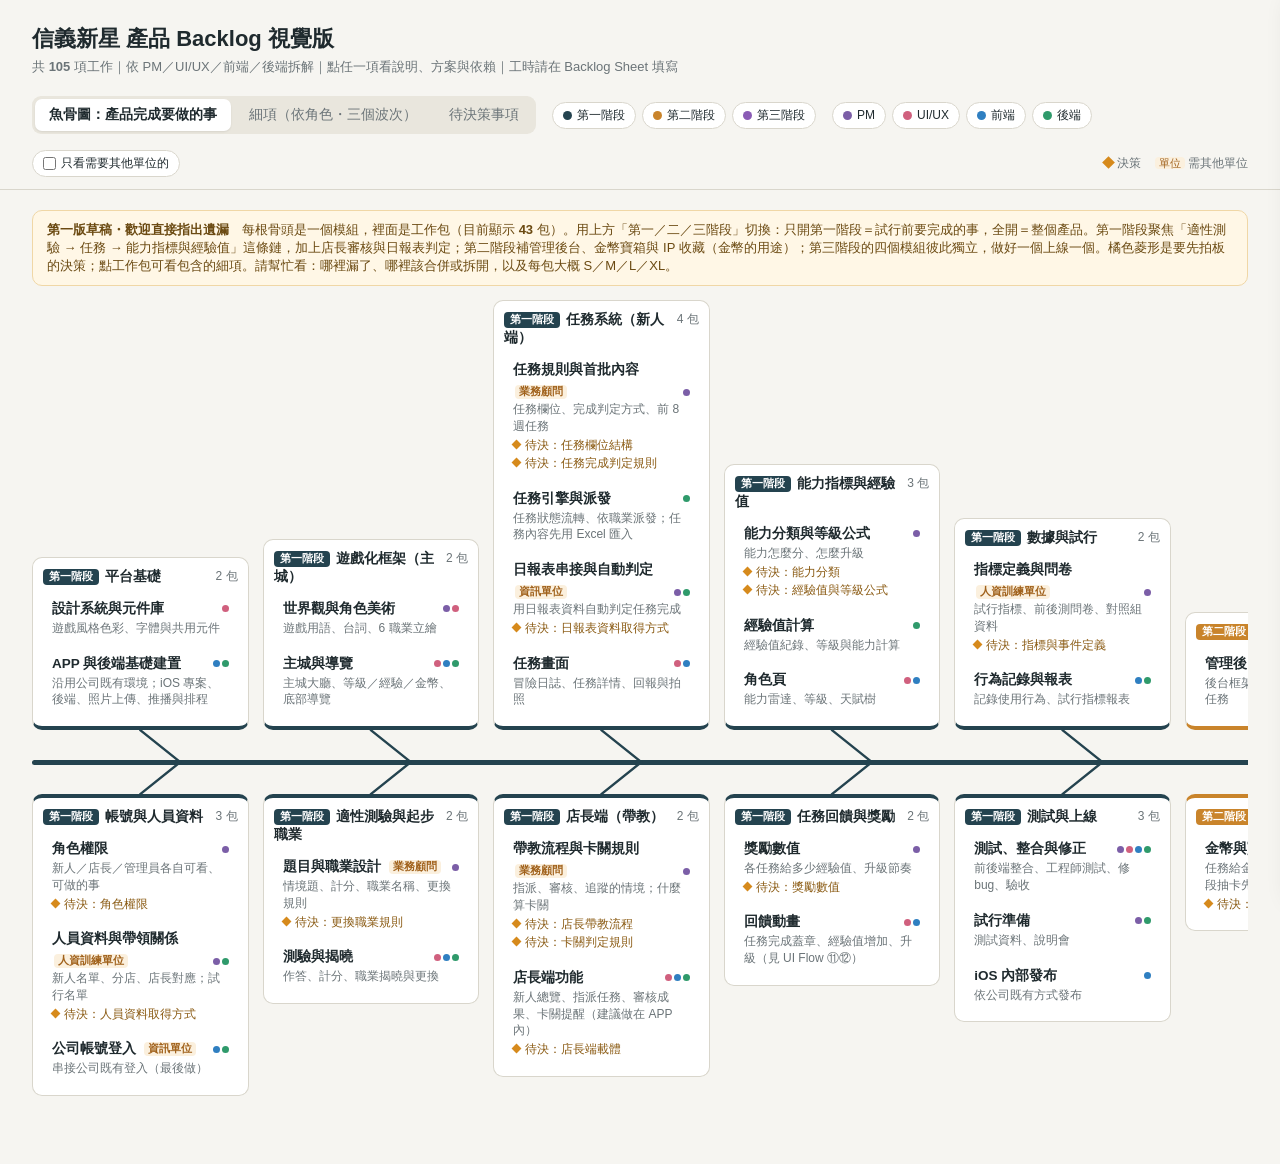
<file: backlog.html>
<!DOCTYPE html>
<html lang="zh-Hant">
<head>
<meta charset="utf-8">
<meta name="viewport" content="width=device-width,initial-scale=1">
<title>信義新星 Backlog 視覺版</title>
<style>
:root{--bg:#f6f5f1;--card:#fff;--ink:#1f2a2e;--mute:#6b7478;--line:#d9d6cc;
--pm:#7b5ea7;--ui:#d0607e;--fe:#2f7fc1;--be:#2f9a6b;--dec:#d68a1c;--spine:#24434f}
*{box-sizing:border-box}
body{margin:0;background:var(--bg);color:var(--ink);font-family:-apple-system,"PingFang TC","Noto Sans TC","Microsoft JhengHei",sans-serif;font-size:14px}
header{padding:24px 32px 8px}
h1{margin:0 0 4px;font-size:22px}
.sub{color:var(--mute);font-size:13px}
.bar{display:flex;flex-wrap:wrap;gap:16px;align-items:center;padding:12px 32px;position:sticky;top:0;background:rgba(246,245,241,.95);backdrop-filter:blur(4px);z-index:5;border-bottom:1px solid var(--line)}
.tabs{display:flex;gap:4px;background:#e9e6dd;padding:3px;border-radius:9px}
.tabs button{border:0;background:none;padding:7px 14px;border-radius:7px;font:inherit;cursor:pointer;color:var(--mute)}
.tabs button.on{background:#fff;color:var(--ink);font-weight:600;box-shadow:0 1px 2px rgba(0,0,0,.08)}
.filters{display:flex;gap:6px;flex-wrap:wrap}
.chipf{border:1px solid var(--line);background:#fff;border-radius:99px;padding:4px 10px;font-size:12px;cursor:pointer;display:flex;align-items:center;gap:5px;user-select:none}
.chipf.off{opacity:.35}
.dot{width:9px;height:9px;border-radius:50%;display:inline-block;flex:none}
.legend{margin-left:auto;display:flex;gap:12px;font-size:12px;color:var(--mute);align-items:center}
.dia{width:9px;height:9px;transform:rotate(45deg);background:var(--dec);display:inline-block;flex:none}
main{padding:20px 32px 60px}
.view{display:none}.view.on{display:block}
/* fishbone */
.fbwrap{overflow-x:auto;padding-bottom:8px}
.fb{position:relative}
.fbrow{display:grid;gap:14px;align-items:end}
.fbrow.bot{align-items:start}
.spine{height:64px;position:relative}
.spine:before{content:"";position:absolute;left:0;right:150px;top:30px;height:5px;background:var(--spine);border-radius:3px}
.head{position:absolute;right:0;top:4px;width:150px;height:56px;background:var(--spine);color:#fff;clip-path:polygon(0 0,82% 0,100% 50%,82% 100%,0 100%);display:flex;align-items:center;padding-left:14px;font-weight:700;font-size:15px;line-height:1.2}
.bone{background:var(--card);border:1px solid var(--line);border-radius:10px;padding:10px 10px 8px;position:relative}
.fbrow.top .bone{border-bottom:4px solid var(--wc)}
.bone h3>span{white-space:nowrap}
.bone h3>span:first-child{white-space:normal;font-weight:600}
.wb{display:inline-block;font-size:10.5px;font-weight:700;color:#fff;border-radius:4px;padding:1px 6px;margin-right:6px;vertical-align:1px}
.fbrow.bot .bone{border-top:4px solid var(--wc)}
.bone h3{margin:0 0 6px;font-size:14px;display:flex;justify-content:space-between;gap:6px}
.bone h3 span{color:var(--mute);font-weight:400;font-size:12px}
svg.links{position:absolute;inset:0;pointer-events:none;overflow:visible}
.it{display:flex;align-items:flex-start;gap:6px;padding:3px 4px;border-radius:5px;cursor:pointer;font-size:12.5px;line-height:1.35}
.it:hover{background:#f1efe8}
.it .dot,.it .dia{margin-top:4px}
.it.dec{color:#8a5a12;font-weight:600}
.ext{font-size:10.5px;color:#a0611b;background:#fbf0de;border-radius:4px;padding:0 4px;margin-left:2px;white-space:nowrap}
.it.hide{display:none}
.note{color:var(--mute);font-size:12.5px;margin:4px 0 14px}
.pk{padding:7px 8px;border-radius:8px;cursor:pointer;margin:2px 0;border:1px solid transparent}
.pk:hover{background:#f6f4ee;border-color:#ece9e1}
.pk .nm{font-weight:600;font-size:13.5px;display:flex;align-items:center;gap:6px;flex-wrap:wrap}
.pk .ds{font-size:12px;color:var(--mute);margin-top:2px;line-height:1.4}
.pk .dc{font-size:11.5px;color:#8a5a12;margin-top:3px;display:flex;gap:5px;align-items:flex-start;line-height:1.35}
.pk .dc .dia{margin-top:3px;width:7px;height:7px}
.rdots{display:inline-flex;gap:2px;margin-left:auto}
.rdots .dot{width:7px;height:7px}
.pk.hide{display:none}
.draft{background:#fff7e6;border:1px solid #f0d7a6;border-radius:10px;padding:10px 14px;font-size:13px;margin:0 0 14px;color:#6b4a12}
/* matrix */
.wave{margin:0 0 28px}
.wave h2{font-size:16px;margin:0 0 10px;display:flex;align-items:center;gap:10px}
.wave h2 small{font-weight:400;color:var(--mute);font-size:12px}
table.mx{width:100%;border-collapse:separate;border-spacing:0;background:#fff;border:1px solid var(--line);border-radius:10px;overflow:hidden}
.mx th,.mx td{border-bottom:1px solid #ece9e1;padding:8px 10px;vertical-align:top;text-align:left}
.mx thead th{background:#efece4;font-size:12.5px}
.mx thead th .dot{margin-right:5px}
.mx td.mod{font-weight:600;width:150px;background:#faf9f5}
.mx td{width:21%}
.mx tr:last-child td{border-bottom:0}
/* decisions */
.dgrid{display:grid;grid-template-columns:repeat(auto-fill,minmax(330px,1fr));gap:12px}
.dcard{background:#fff;border:1px solid var(--line);border-left:4px solid var(--dec);border-radius:10px;padding:12px 14px;cursor:pointer}
.dcard .meta{font-size:11.5px;color:var(--mute);margin-bottom:4px}
.dcard b{font-size:14px}
.opts{margin:8px 0 0;padding:0;list-style:none;font-size:12.5px}
.opts li{padding:3px 0 3px 10px;border-left:2px solid #f0dcb8;margin:3px 0}
/* drawer */
.drawer{position:fixed;right:0;top:0;bottom:0;width:380px;max-width:92vw;background:#fff;box-shadow:-8px 0 24px rgba(0,0,0,.12);transform:translateX(105%);transition:transform .2s;z-index:10;padding:22px;overflow:auto}
.drawer.on{transform:none}
.drawer .x{position:absolute;right:14px;top:12px;border:0;background:none;font-size:20px;cursor:pointer;color:var(--mute)}
.drawer h3{margin:4px 0 10px;font-size:18px}
.kv{font-size:13px;margin:10px 0}
.kv div:first-child{color:var(--mute);font-size:12px;margin-bottom:2px}
.tag{display:inline-block;font-size:11.5px;padding:2px 7px;border-radius:99px;background:#efece4;margin-right:4px}
@media print{.bar{position:static}.drawer{display:none}}
</style>
</head>
<body>
<header>
<h1>信義新星 產品 Backlog 視覺版</h1>
<div class="sub">共 <b id="n"></b> 項工作｜依 PM／UI/UX／前端／後端拆解｜點任一項看說明、方案與依賴｜工時請在 Backlog Sheet 填寫</div>
</header>
<div class="bar">
 <div class="tabs" id="tabs">
  <button data-v="fish" class="on">魚骨圖：產品完成要做的事</button>
  <button data-v="mx">細項（依角色・三個波次）</button>
  <button data-v="dec">待決策事項</button>
 </div>
 <div class="filters" id="waves"></div><div class="filters" id="roles"></div>
 <label class="chipf" id="onlyExt"><input type="checkbox" style="margin:0"> 只看需要其他單位的</label>
 <div class="legend"><span><i class="dia"></i> 決策</span><span><span class="ext">單位</span> 需其他單位</span></div>
</div>
<main>
 <section class="view on" id="v-fish">
  <div class="draft"><b>第一版草稿・歡迎直接指出遺漏</b>　每根骨頭是一個模組，裡面是工作包（目前顯示 <b id="pn"></b> 包）。用上方「第一／二／三階段」切換：只開第一階段＝試行前要完成的事，全開＝整個產品。第一階段聚焦「適性測驗 → 任務 → 能力指標與經驗值」這條鏈，加上店長審核與日報表判定；第二階段補管理後台、金幣寶箱與 IP 收藏（金幣的用途）；第三階段的四個模組彼此獨立，做好一個上線一個。橘色菱形是要先拍板的決策；點工作包可看包含的細項。請幫忙看：哪裡漏了、哪裡該合併或拆開，以及每包大概 S／M／L／XL。</div>
  <div class="fbwrap"><div class="fb" id="fb"></div></div>
 </section>
 <section class="view" id="v-mx"></section>
 <section class="view" id="v-dec"></section>
</main>
<aside class="drawer" id="dr"><button class="x" onclick="dr.classList.remove('on')">×</button><div id="drc"></div></aside>
<script>
const E=[{"id": "BE-001", "mod": "平台基礎", "wave": "第一階段（試行）", "role": "後端", "typ": "決策", "item": "店長端載體", "desc": "店長端做在同一個 APP 內（依角色切換），還是另做網頁後台", "q": "A APP 內（建議：不用另建網頁框架、店長用手機隨手審核）　B 網頁後台", "pri": "Must", "depout": ""}, {"id": "UI-001", "mod": "平台基礎", "wave": "第一階段（試行）", "role": "UI/UX", "typ": "設計", "item": "設計系統與元件庫", "desc": "V4 遊戲風格的色彩、字體與共用元件（按鈕、卡片、彈窗、進度條）", "q": "", "pri": "Must", "depout": ""}, {"id": "FE-001", "mod": "平台基礎", "wave": "第一階段（試行）", "role": "前端", "typ": "開發", "item": "iOS 專案建置", "desc": "沿用公司既有開發環境；專案架構、API 呼叫、共用元件", "q": "", "pri": "Must", "depout": "UI-001 設計系統與元件庫"}, {"id": "BE-002", "mod": "平台基礎", "wave": "第一階段（試行）", "role": "後端", "typ": "開發", "item": "後端建置", "desc": "沿用公司既有開發環境與規範；資料庫設計、API 文件", "q": "", "pri": "Must", "depout": ""}, {"id": "BE-003", "mod": "平台基礎", "wave": "第一階段（試行）", "role": "後端", "typ": "開發", "item": "照片上傳", "desc": "任務回報照片的上傳與存取", "q": "", "pri": "Must", "depout": "BE-002 後端建置"}, {"id": "BE-004", "mod": "平台基礎", "wave": "第一階段（試行）", "role": "後端", "typ": "開發", "item": "推播與排程", "desc": "每日派發等排程工作、推播發送", "q": "", "pri": "Should", "depout": "BE-002 後端建置"}, {"id": "PM-001", "mod": "帳號與人員資料", "wave": "第一階段（試行）", "role": "PM", "typ": "決策", "item": "角色權限", "desc": "新人／店長／管理員各自可看、可做的事", "q": "區主管要不要看報表？", "pri": "Must", "depout": ""}, {"id": "PM-002", "mod": "帳號與人員資料", "wave": "第一階段（試行）", "role": "PM", "typ": "資料", "item": "人員資料來源", "desc": "新人名單、到職日、分店、店長對應從哪個系統來", "q": "需人資、資訊單位提供", "pri": "Must", "depout": "人資訓練單位"}, {"id": "BE-005", "mod": "帳號與人員資料", "wave": "第一階段（試行）", "role": "後端", "typ": "決策", "item": "人員資料取得方式", "desc": "依來源決定", "q": "A 串接人資系統　B 試行期先用名單匯入", "pri": "Must", "depout": "PM-002 人員資料來源"}, {"id": "BE-006", "mod": "帳號與人員資料", "wave": "第一階段（試行）", "role": "後端", "typ": "串接", "item": "人員資料與帶領關係", "desc": "員工、分店、店長—新人對應；試行名單與實驗組標記", "q": "", "pri": "Must", "depout": "BE-005 人員資料取得方式"}, {"id": "BE-007", "mod": "帳號與人員資料", "wave": "第一階段（試行）", "role": "後端", "typ": "開發", "item": "測試帳號", "desc": "開發期免正式登入", "q": "", "pri": "Must", "depout": ""}, {"id": "BE-008", "mod": "帳號與人員資料", "wave": "第一階段（試行）", "role": "後端", "typ": "串接", "item": "公司帳號登入", "desc": "串接公司既有登入機制（最後做）", "q": "", "pri": "Must", "depout": "資訊單位"}, {"id": "FE-002", "mod": "帳號與人員資料", "wave": "第一階段（試行）", "role": "前端", "typ": "開發", "item": "登入與首次引導", "desc": "登入、通知與相機權限、首次引導", "q": "", "pri": "Must", "depout": "BE-008 公司帳號登入"}, {"id": "PM-003", "mod": "遊戲化框架（主城）", "wave": "第一階段（試行）", "role": "PM", "typ": "內容", "item": "世界觀用語與台詞", "desc": "功能對應的遊戲用語、主城對話泡泡", "q": "", "pri": "Should", "depout": ""}, {"id": "UI-002", "mod": "遊戲化框架（主城）", "wave": "第一階段（試行）", "role": "UI/UX", "typ": "設計", "item": "主城與導覽", "desc": "主城大廳、HUD（等級、經驗、金幣）、底部導覽", "q": "", "pri": "Must", "depout": "UI-001 設計系統與元件庫"}, {"id": "UI-003", "mod": "遊戲化框架（主城）", "wave": "第一階段（試行）", "role": "UI/UX", "typ": "設計", "item": "職業角色立繪", "desc": "6 職業立繪", "q": "男女版都要做嗎？", "pri": "Must", "depout": "PM-005 職業名稱與說明"}, {"id": "FE-003", "mod": "遊戲化框架（主城）", "wave": "第一階段（試行）", "role": "前端", "typ": "開發", "item": "主城與導覽實作", "desc": "角色站位、對話泡泡、主線追蹤、HUD、導覽、基本動態", "q": "", "pri": "Must", "depout": "UI-002 主城與導覽、BE-009 首頁 API"}, {"id": "BE-009", "mod": "遊戲化框架（主城）", "wave": "第一階段（試行）", "role": "後端", "typ": "開發", "item": "首頁 API", "desc": "等級、經驗、金幣、主線進度、待辦紅點", "q": "", "pri": "Must", "depout": "BE-018 經驗值帳本、BE-012 任務引擎"}, {"id": "PM-004", "mod": "適性測驗與起步職業", "wave": "第一階段（試行）", "role": "PM", "typ": "內容", "item": "題目與計分規則", "desc": "6 題情境題、6 種類型計分，與業務顧問驗證", "q": "", "pri": "Must", "depout": "業務顧問"}, {"id": "PM-005", "mod": "適性測驗與起步職業", "wave": "第一階段（試行）", "role": "PM", "typ": "內容", "item": "職業名稱與說明", "desc": "6 種類型的職業名稱、一句話說明", "q": "", "pri": "Must", "depout": ""}, {"id": "PM-006", "mod": "適性測驗與起步職業", "wave": "第一階段（試行）", "role": "PM", "typ": "決策", "item": "更換職業規則", "desc": "可換幾次、換了之後任務怎麼處理", "q": "A 不限次數、任務保留　B 限次數、重派任務", "pri": "Must", "depout": ""}, {"id": "UI-004", "mod": "適性測驗與起步職業", "wave": "第一階段（試行）", "role": "UI/UX", "typ": "設計", "item": "測驗與揭曉畫面", "desc": "作答、職業揭曉、更換職業", "q": "", "pri": "Must", "depout": "UI-001 設計系統與元件庫"}, {"id": "FE-004", "mod": "適性測驗與起步職業", "wave": "第一階段（試行）", "role": "前端", "typ": "開發", "item": "測驗與揭曉實作", "desc": "排序題、選兩項、結果揭曉、更換職業", "q": "", "pri": "Must", "depout": "UI-004 測驗與揭曉畫面"}, {"id": "BE-010", "mod": "適性測驗與起步職業", "wave": "第一階段（試行）", "role": "後端", "typ": "開發", "item": "題庫與計分", "desc": "題目、權重、計分、職業紀錄與變更", "q": "", "pri": "Must", "depout": "BE-002 後端建置"}, {"id": "PM-007", "mod": "任務系統（新人端）", "wave": "第一階段（試行）", "role": "PM", "typ": "決策", "item": "任務欄位結構", "desc": "類型、難度、能力標籤、經驗值、前置任務、判定方式", "q": "", "pri": "Must", "depout": ""}, {"id": "PM-008", "mod": "任務系統（新人端）", "wave": "第一階段（試行）", "role": "PM", "typ": "資料", "item": "日報表欄位盤點", "desc": "日報表能判斷哪些行為（帶看、開發、委託…）、多久更新一次", "q": "需資訊單位提供", "pri": "Must", "depout": "資訊單位"}, {"id": "PM-009", "mod": "任務系統（新人端）", "wave": "第一階段（試行）", "role": "PM", "typ": "決策", "item": "任務完成判定規則", "desc": "每個任務用哪種方式判定完成", "q": "A 日報表自動判定　B 店長審核　C 新人自我回報", "pri": "Must", "depout": "PM-008 日報表欄位盤點"}, {"id": "PM-010", "mod": "任務系統（新人端）", "wave": "第一階段（試行）", "role": "PM", "typ": "內容", "item": "首批任務內容", "desc": "涵蓋前 8 週，6 類型 × 開發／銷售；與業務顧問、人資顧問審查", "q": "", "pri": "Must", "depout": "PM-007 任務欄位結構、業務顧問"}, {"id": "BE-011", "mod": "任務系統（新人端）", "wave": "第一階段（試行）", "role": "後端", "typ": "決策", "item": "日報表資料取得方式", "desc": "更新頻率決定新人多快看到回饋", "q": "A 既有系統 API　B 每日批次同步", "pri": "Must", "depout": "PM-008 日報表欄位盤點"}, {"id": "BE-012", "mod": "任務系統（新人端）", "wave": "第一階段（試行）", "role": "後端", "typ": "開發", "item": "任務引擎", "desc": "任務定義與實例、接取→送審→完成／退回的狀態流轉", "q": "", "pri": "Must", "depout": "PM-007 任務欄位結構"}, {"id": "BE-013", "mod": "任務系統（新人端）", "wave": "第一階段（試行）", "role": "後端", "typ": "開發", "item": "任務派發", "desc": "依職業、到職天數、前置任務自動派發", "q": "", "pri": "Must", "depout": "BE-012 任務引擎"}, {"id": "BE-014", "mod": "任務系統（新人端）", "wave": "第一階段（試行）", "role": "後端", "typ": "串接", "item": "日報表串接與自動判定", "desc": "取得日報表資料，自動完成對應任務並發獎勵", "q": "", "pri": "Must", "depout": "BE-011 日報表資料取得方式、BE-012 任務引擎"}, {"id": "BE-015", "mod": "任務系統（新人端）", "wave": "第一階段（試行）", "role": "後端", "typ": "開發", "item": "任務內容匯入", "desc": "第一階段先用 Excel 整理任務，由後端匯入；第二階段再做後台", "q": "", "pri": "Must", "depout": "BE-012 任務引擎"}, {"id": "UI-005", "mod": "任務系統（新人端）", "wave": "第一階段（試行）", "role": "UI/UX", "typ": "設計", "item": "冒險日誌與任務詳情", "desc": "章節主線、懸賞板、任務詳情、回報", "q": "", "pri": "Must", "depout": "UI-001 設計系統與元件庫"}, {"id": "FE-005", "mod": "任務系統（新人端）", "wave": "第一階段（試行）", "role": "前端", "typ": "開發", "item": "任務列表", "desc": "主線章節、懸賞板、狀態顯示", "q": "", "pri": "Must", "depout": "UI-005 冒險日誌與任務詳情"}, {"id": "FE-006", "mod": "任務系統（新人端）", "wave": "第一階段（試行）", "role": "前端", "typ": "開發", "item": "任務詳情與回報", "desc": "接取、勾選項目、文字／照片回報；點推播開到對應任務", "q": "", "pri": "Must", "depout": "UI-005 冒險日誌與任務詳情"}, {"id": "PM-011", "mod": "店長端（帶教）", "wave": "第一階段（試行）", "role": "PM", "typ": "決策", "item": "店長帶教流程", "desc": "指派、審核、追蹤的操作情境，與業務顧問確認", "q": "", "pri": "Must", "depout": "業務顧問"}, {"id": "PM-012", "mod": "店長端（帶教）", "wave": "第一階段（試行）", "role": "PM", "typ": "決策", "item": "卡關判定規則", "desc": "什麼狀況算卡關、要提醒店長", "q": "例：連續 N 天沒完成任務", "pri": "Must", "depout": ""}, {"id": "UI-006", "mod": "店長端（帶教）", "wave": "第一階段（試行）", "role": "UI/UX", "typ": "設計", "item": "店長端畫面", "desc": "新人總覽、指派任務、審核成果", "q": "", "pri": "Must", "depout": "BE-001 店長端載體"}, {"id": "FE-007", "mod": "店長端（帶教）", "wave": "第一階段（試行）", "role": "前端", "typ": "開發", "item": "店長端實作", "desc": "新人總覽、指派、審核（建議做在 APP 內）", "q": "", "pri": "Must", "depout": "UI-006 店長端畫面"}, {"id": "BE-016", "mod": "店長端（帶教）", "wave": "第一階段（試行）", "role": "後端", "typ": "開發", "item": "指派與審核 API", "desc": "指派任務、核可／退回＋回饋、通知新人", "q": "", "pri": "Must", "depout": "BE-012 任務引擎"}, {"id": "BE-017", "mod": "店長端（帶教）", "wave": "第一階段（試行）", "role": "後端", "typ": "開發", "item": "進度總覽與卡關提醒", "desc": "彙總新人進度，依規則提醒店長", "q": "", "pri": "Must", "depout": "PM-012 卡關判定規則"}, {"id": "PM-013", "mod": "能力指標與經驗值", "wave": "第一階段（試行）", "role": "PM", "typ": "決策", "item": "能力分類", "desc": "是否沿用 AI 陪練平台的 A–F 能力地圖", "q": "A 沿用 A–F 六大類　B 簡化為專業／開發／銷售", "pri": "Must", "depout": ""}, {"id": "PM-014", "mod": "能力指標與經驗值", "wave": "第一階段（試行）", "role": "PM", "typ": "決策", "item": "經驗值與等級公式", "desc": "各能力等級門檻、給分原則", "q": "", "pri": "Must", "depout": "PM-013 能力分類"}, {"id": "UI-007", "mod": "能力指標與經驗值", "wave": "第一階段（試行）", "role": "UI/UX", "typ": "設計", "item": "角色頁", "desc": "能力雷達、等級、天賦樹", "q": "", "pri": "Must", "depout": "UI-001 設計系統與元件庫"}, {"id": "FE-008", "mod": "能力指標與經驗值", "wave": "第一階段（試行）", "role": "前端", "typ": "開發", "item": "角色頁實作", "desc": "雷達圖、等級、天賦樹、升級動畫", "q": "", "pri": "Must", "depout": "UI-007 角色頁"}, {"id": "BE-018", "mod": "能力指標與經驗值", "wave": "第一階段（試行）", "role": "後端", "typ": "開發", "item": "經驗值帳本", "desc": "每筆獎勵紀錄、等級與能力計算", "q": "", "pri": "Must", "depout": "PM-014 經驗值與等級公式"}, {"id": "PM-015", "mod": "任務回饋與獎勵", "wave": "第一階段（試行）", "role": "PM", "typ": "決策", "item": "獎勵數值", "desc": "各任務給多少經驗值、升級節奏", "q": "", "pri": "Must", "depout": "PM-014 經驗值與等級公式"}, {"id": "UI-008", "mod": "任務回饋與獎勵", "wave": "第一階段（試行）", "role": "UI/UX", "typ": "設計", "item": "完成與升級畫面", "desc": "任務完成、升級（見 UI Flow ⑪⑫）", "q": "", "pri": "Must", "depout": "UI-001 設計系統與元件庫"}, {"id": "FE-009", "mod": "任務回饋與獎勵", "wave": "第一階段（試行）", "role": "前端", "typ": "開發", "item": "完成與升級回饋", "desc": "任務完成、經驗值增加、升級動畫", "q": "", "pri": "Must", "depout": "UI-008 完成與升級畫面"}, {"id": "PM-016", "mod": "數據與試行", "wave": "第一階段（試行）", "role": "PM", "typ": "決策", "item": "指標與事件定義", "desc": "試行指標、要記錄的使用行為", "q": "", "pri": "Must", "depout": ""}, {"id": "PM-017", "mod": "數據與試行", "wave": "第一階段（試行）", "role": "PM", "typ": "內容", "item": "試行問卷與對照組資料", "desc": "前後測問卷；對照組離職、轉正資料由人資提供", "q": "", "pri": "Must", "depout": "人資訓練單位"}, {"id": "FE-010", "mod": "數據與試行", "wave": "第一階段（試行）", "role": "前端", "typ": "開發", "item": "使用行為記錄", "desc": "依事件清單記錄", "q": "", "pri": "Must", "depout": "PM-016 指標與事件定義"}, {"id": "BE-019", "mod": "數據與試行", "wave": "第一階段（試行）", "role": "後端", "typ": "開發", "item": "試行指標報表", "desc": "活躍、任務完成、店長審核時效", "q": "", "pri": "Must", "depout": "PM-016 指標與事件定義"}, {"id": "PM-018", "mod": "測試與上線", "wave": "第一階段（試行）", "role": "PM", "typ": "測試", "item": "驗收與易用性測試", "desc": "功能驗收；找新人、店長實測並修正", "q": "", "pri": "Must", "depout": ""}, {"id": "PM-019", "mod": "測試與上線", "wave": "第一階段（試行）", "role": "PM", "typ": "營運", "item": "試行說明會", "desc": "新人、店長的使用說明", "q": "", "pri": "Must", "depout": ""}, {"id": "FE-011", "mod": "測試與上線", "wave": "第一階段（試行）", "role": "前端", "typ": "開發", "item": "iOS 內部發布", "desc": "依公司既有方式發布", "q": "", "pri": "Must", "depout": ""}, {"id": "BE-020", "mod": "管理後台", "wave": "第二階段", "role": "後端", "typ": "開發", "item": "管理後台框架", "desc": "後台登入與權限，供內容維護使用", "q": "", "pri": "Must", "depout": ""}, {"id": "BE-021", "mod": "管理後台", "wave": "第二階段", "role": "後端", "typ": "開發", "item": "任務內容後台", "desc": "PM 自行上架、修改任務，不必發版", "q": "", "pri": "Must", "depout": "BE-020 管理後台框架"}, {"id": "PM-020", "mod": "金幣與寶箱", "wave": "第二階段", "role": "PM", "typ": "決策", "item": "金幣與寶箱數值", "desc": "任務給多少金幣、寶箱掉落規則（為第三階段抽卡先累積金幣）", "q": "", "pri": "Must", "depout": ""}, {"id": "UI-009", "mod": "金幣與寶箱", "wave": "第二階段", "role": "UI/UX", "typ": "設計", "item": "寶箱畫面", "desc": "開寶箱動畫（見 UI Flow ⑪）", "q": "", "pri": "Must", "depout": ""}, {"id": "FE-012", "mod": "金幣與寶箱", "wave": "第二階段", "role": "前端", "typ": "開發", "item": "開寶箱回饋", "desc": "寶箱掉落與開啟動畫", "q": "", "pri": "Must", "depout": "UI-009 寶箱畫面"}, {"id": "BE-022", "mod": "金幣與寶箱", "wave": "第二階段", "role": "後端", "typ": "開發", "item": "金幣與寶箱", "desc": "金幣紀錄、寶箱掉落", "q": "", "pri": "Must", "depout": "PM-020 金幣與寶箱數值"}, {"id": "PM-021", "mod": "IP 收藏", "wave": "第二階段", "role": "PM", "typ": "決策", "item": "IP 清單與授權", "desc": "角色清單、超業肖像授權", "q": "", "pri": "Must", "depout": "法務"}, {"id": "PM-022", "mod": "IP 收藏", "wave": "第二階段", "role": "PM", "typ": "決策", "item": "盲盒機率與金幣消耗", "desc": "機率、保底、機率揭露、金幣消耗", "q": "", "pri": "Must", "depout": "法務"}, {"id": "UI-010", "mod": "IP 收藏", "wave": "第二階段", "role": "UI/UX", "typ": "設計", "item": "收藏畫面與角色美術", "desc": "召喚、編隊、名冊、角色圖", "q": "", "pri": "Must", "depout": "PM-021 IP 清單與授權"}, {"id": "FE-013", "mod": "IP 收藏", "wave": "第二階段", "role": "前端", "typ": "開發", "item": "召喚、名冊與編隊", "desc": "召喚、名冊、升星；編隊後夥伴出現在主城", "q": "", "pri": "Must", "depout": "UI-010 收藏畫面與角色美術"}, {"id": "FE-014", "mod": "IP 收藏", "wave": "第二階段", "role": "前端", "typ": "開發", "item": "融合、擂台、參觀同事", "desc": "進階玩法", "q": "", "pri": "Could", "depout": ""}, {"id": "BE-023", "mod": "IP 收藏", "wave": "第二階段", "role": "後端", "typ": "開發", "item": "抽卡與收藏", "desc": "伺服器端抽卡與保底、收藏、升星、編隊", "q": "", "pri": "Must", "depout": "PM-022 盲盒機率與金幣消耗"}, {"id": "PM-023", "mod": "阿義學長", "wave": "第三階段", "role": "PM", "typ": "內容", "item": "每日小目標與卡關引導", "desc": "每天 3 件小事；4 種卡關情境的引導話術", "q": "", "pri": "Must", "depout": ""}, {"id": "UI-011", "mod": "阿義學長", "wave": "第三階段", "role": "UI/UX", "typ": "設計", "item": "學長相關畫面", "desc": "浮動按鈕、每日修練、引導對話", "q": "", "pri": "Must", "depout": "UI-001 設計系統與元件庫"}, {"id": "FE-015", "mod": "阿義學長", "wave": "第三階段", "role": "前端", "typ": "開發", "item": "每日修練與學長引導", "desc": "每日目標勾選、引導對話", "q": "", "pri": "Must", "depout": "UI-011 學長相關畫面"}, {"id": "BE-024", "mod": "阿義學長", "wave": "第三階段", "role": "後端", "typ": "開發", "item": "每日目標派發與紀錄", "desc": "每日派發、完成紀錄、連續天數", "q": "", "pri": "Must", "depout": "BE-004 推播與排程"}, {"id": "PM-024", "mod": "冒險地圖與社區勘查", "wave": "第三階段", "role": "PM", "typ": "決策", "item": "試行區域範圍", "desc": "哪些分店、商圈先上資料", "q": "", "pri": "Must", "depout": "業務顧問"}, {"id": "PM-025", "mod": "冒險地圖與社區勘查", "wave": "第三階段", "role": "PM", "typ": "資料", "item": "社區資料欄位與來源", "desc": "需要哪些欄位（名稱、地址、座標、屋齡、戶數…），各從哪裡來", "q": "內部社區資料、物件系統、實價登錄、人工建檔", "pri": "Must", "depout": "資訊單位"}, {"id": "BE-025", "mod": "冒險地圖與社區勘查", "wave": "第三階段", "role": "後端", "typ": "決策", "item": "社區資料取得方式", "desc": "依來源決定", "q": "A 串接內部系統　B 定期匯入到我方資料庫", "pri": "Must", "depout": "PM-025 社區資料欄位與來源"}, {"id": "BE-026", "mod": "冒險地圖與社區勘查", "wave": "第三階段", "role": "後端", "typ": "資料", "item": "社區資料庫建置", "desc": "建立社區資料庫，匯入並清理試行區域資料（含地址轉座標）", "q": "", "pri": "Must", "depout": "BE-025 社區資料取得方式"}, {"id": "BE-027", "mod": "冒險地圖與社區勘查", "wave": "第三階段", "role": "後端", "typ": "決策", "item": "行情資料來源", "desc": "社區行情走勢用什麼資料", "q": "A 實價登錄開放資料　B 公司內部成交資料", "pri": "Must", "depout": ""}, {"id": "BE-028", "mod": "冒險地圖與社區勘查", "wave": "第三階段", "role": "後端", "typ": "串接", "item": "行情資料", "desc": "匯入行情並對應到社區，提供走勢 API", "q": "", "pri": "Should", "depout": "BE-027 行情資料來源、BE-026 社區資料庫建置"}, {"id": "FE-016", "mod": "冒險地圖與社區勘查", "wave": "第三階段", "role": "前端", "typ": "決策", "item": "地圖 SDK", "desc": "用哪套地圖", "q": "A Apple MapKit（免費）　B Google Maps（圖資較完整、依用量計費）", "pri": "Must", "depout": ""}, {"id": "PM-026", "mod": "冒險地圖與社區勘查", "wave": "第三階段", "role": "PM", "typ": "內容", "item": "勘查欄位與審核標準", "desc": "9 欄定義、填寫範例、店長審核標準", "q": "", "pri": "Must", "depout": ""}, {"id": "UI-012", "mod": "冒險地圖與社區勘查", "wave": "第三階段", "role": "UI/UX", "typ": "設計", "item": "地圖與探索畫面", "desc": "迷霧地圖、社區情報、情報拼圖、鑑定結果", "q": "", "pri": "Must", "depout": ""}, {"id": "FE-017", "mod": "冒險地圖與社區勘查", "wave": "第三階段", "role": "前端", "typ": "開發", "item": "地圖與迷霧", "desc": "地圖、社區標記、迷霧與探索度", "q": "", "pri": "Must", "depout": "FE-016 地圖 SDK、UI-012 地圖與探索畫面"}, {"id": "FE-018", "mod": "冒險地圖與社區勘查", "wave": "第三階段", "role": "前端", "typ": "開發", "item": "社區情報與勘查填寫", "desc": "社區情報頁；情報拼圖填寫、拍照、送審", "q": "", "pri": "Must", "depout": "UI-012 地圖與探索畫面"}, {"id": "BE-029", "mod": "冒險地圖與社區勘查", "wave": "第三階段", "role": "後端", "typ": "開發", "item": "地圖與探索度 API", "desc": "範圍內社區查詢、每人探索紀錄", "q": "", "pri": "Must", "depout": "BE-026 社區資料庫建置"}, {"id": "BE-030", "mod": "冒險地圖與社區勘查", "wave": "第三階段", "role": "後端", "typ": "開發", "item": "勘查送審與寫回", "desc": "送審、店長審核；通過後寫回社區資料", "q": "", "pri": "Must", "depout": "BE-016 指派與審核 API"}, {"id": "PM-027", "mod": "知識闖關", "wave": "第三階段", "role": "PM", "typ": "內容", "item": "科目、關卡與題目", "desc": "與人資訓練單位、代書確認，法規題需審查", "q": "", "pri": "Must", "depout": "人資訓練單位、代書"}, {"id": "PM-028", "mod": "知識闖關", "wave": "第三階段", "role": "PM", "typ": "資料", "item": "訓練影片盤點與對應", "desc": "既有影片在哪、能否切片；每題對應的片段", "q": "", "pri": "Must", "depout": "人資訓練單位"}, {"id": "BE-031", "mod": "知識闖關", "wave": "第三階段", "role": "後端", "typ": "決策", "item": "影片播放方式", "desc": "切片影片怎麼放進 APP", "q": "A 連到既有平台指定時間點　B 切片後自行存放", "pri": "Must", "depout": "PM-028 訓練影片盤點與對應"}, {"id": "BE-032", "mod": "知識闖關", "wave": "第三階段", "role": "後端", "typ": "開發", "item": "題庫、關卡與後台", "desc": "題目、關卡、對應影片、作答紀錄、後台維護", "q": "", "pri": "Must", "depout": "BE-020 管理後台框架"}, {"id": "UI-013", "mod": "知識闖關", "wave": "第三階段", "role": "UI/UX", "typ": "設計", "item": "闖關畫面", "desc": "試煉之塔、題目、答錯補課、過關", "q": "", "pri": "Must", "depout": ""}, {"id": "FE-019", "mod": "知識闖關", "wave": "第三階段", "role": "前端", "typ": "開發", "item": "闖關流程", "desc": "關卡、作答、答錯看片段、重答、過關", "q": "", "pri": "Must", "depout": "UI-013 闖關畫面、BE-031 影片播放方式"}, {"id": "PM-029", "mod": "AI 實戰對練", "wave": "第三階段", "role": "PM", "typ": "決策", "item": "與既有 AI 陪練平台的關係", "desc": "能沿用多少既有平台的情境、評分、後端", "q": "A 直接串既有平台　B 沿用內容、重做後端　C 全部新建", "pri": "Must", "depout": ""}, {"id": "PM-030", "mod": "AI 實戰對練", "wave": "第三階段", "role": "PM", "typ": "決策", "item": "物件資訊提供方式", "desc": "新人選了物件練習時，AI 扮演的客戶要拿到這個物件的資料", "q": "A 即時呼叫內部物件 API（最新，依賴 API 穩定）　B 每日同步到我方資料庫（穩定，晚一天）　C 先用訓練用範例物件（最快，非真實物件）", "pri": "Must", "depout": "資訊單位"}, {"id": "PM-031", "mod": "AI 實戰對練", "wave": "第三階段", "role": "PM", "typ": "資料", "item": "給 AI 的物件欄位", "desc": "總價、坪數、屋齡、格局、樓層、社區等；依公司既有規範排除屋主資訊", "q": "", "pri": "Must", "depout": ""}, {"id": "BE-033", "mod": "AI 實戰對練", "wave": "第三階段", "role": "後端", "typ": "串接", "item": "物件資料取得與轉換", "desc": "依決策取得物件資料，組成給 AI 的物件說明", "q": "", "pri": "Must", "depout": "PM-030 物件資訊提供方式、PM-031 給 AI 的物件欄位"}, {"id": "PM-032", "mod": "AI 實戰對練", "wave": "第三階段", "role": "PM", "typ": "內容", "item": "情境、客戶性格與評分標準", "desc": "對應能力地圖；四維度評分（要點、紅線、彈性），與業務顧問校準", "q": "", "pri": "Must", "depout": "業務顧問"}, {"id": "BE-034", "mod": "AI 實戰對練", "wave": "第三階段", "role": "後端", "typ": "開發", "item": "AI 對話服務", "desc": "呼叫 AI、提示詞與情境管理、對話紀錄", "q": "", "pri": "Must", "depout": "PM-029 與既有 AI 陪練平台的關係"}, {"id": "BE-035", "mod": "AI 實戰對練", "wave": "第三階段", "role": "後端", "typ": "開發", "item": "信任度與評分", "desc": "即時心防計算；結束後四維度評分與示範話術", "q": "", "pri": "Must", "depout": "BE-034 AI 對話服務"}, {"id": "BE-036", "mod": "AI 實戰對練", "wave": "第三階段", "role": "後端", "typ": "開發", "item": "用量控管", "desc": "每人使用上限、成本監控", "q": "", "pri": "Should", "depout": "BE-034 AI 對話服務"}, {"id": "UI-014", "mod": "AI 實戰對練", "wave": "第三階段", "role": "UI/UX", "typ": "設計", "item": "對練畫面", "desc": "選物件、VS 開場、對話、結算", "q": "", "pri": "Must", "depout": ""}, {"id": "FE-020", "mod": "AI 實戰對練", "wave": "第三階段", "role": "前端", "typ": "開發", "item": "選物件與對練", "desc": "選物件（可從社區情報帶入）、對話、心防條、技能卡", "q": "", "pri": "Must", "depout": "UI-014 對練畫面、BE-034 AI 對話服務"}, {"id": "FE-021", "mod": "AI 實戰對練", "wave": "第三階段", "role": "前端", "typ": "開發", "item": "結算畫面", "desc": "評級、四維度、示範話術", "q": "", "pri": "Must", "depout": "BE-035 信任度與評分"}, {"id": "FE-022", "mod": "AI 實戰對練", "wave": "第三階段", "role": "前端", "typ": "開發", "item": "語音對練", "desc": "語音輸入與播放", "q": "", "pri": "Could", "depout": ""}, {"id": "PM-033", "mod": "AI 實戰對練", "wave": "第三階段", "role": "PM", "typ": "測試", "item": "AI 評分校準", "desc": "比對 AI 評分與業務顧問評分是否一致", "q": "", "pri": "Must", "depout": "BE-035 信任度與評分"}];
const P=[{"mod": "平台基礎", "name": "設計系統與元件庫", "desc": "遊戲風格色彩、字體與共用元件", "ids": ["UI-001"], "decs": [], "ext": [], "roles": ["UI/UX"], "wave": 1}, {"mod": "平台基礎", "name": "APP 與後端基礎建置", "desc": "沿用公司既有環境；iOS 專案、後端、照片上傳、推播與排程", "ids": ["FE-001", "BE-002", "BE-003", "BE-004"], "decs": [], "ext": [], "roles": ["前端", "後端"], "wave": 1}, {"mod": "帳號與人員資料", "name": "角色權限", "desc": "新人／店長／管理員各自可看、可做的事", "ids": ["PM-001"], "decs": [{"id": "PM-001", "item": "角色權限", "q": "區主管要不要看報表？", "desc": "新人／店長／管理員各自可看、可做的事"}], "ext": [], "roles": ["PM"], "wave": 1}, {"mod": "帳號與人員資料", "name": "人員資料與帶領關係", "desc": "新人名單、分店、店長對應；試行名單", "ids": ["PM-002", "BE-005", "BE-006", "BE-007"], "decs": [{"id": "BE-005", "item": "人員資料取得方式", "q": "A 串接人資系統　B 試行期先用名單匯入", "desc": "依來源決定"}], "ext": ["人資訓練單位"], "roles": ["PM", "後端"], "wave": 1}, {"mod": "帳號與人員資料", "name": "公司帳號登入", "desc": "串接公司既有登入（最後做）", "ids": ["BE-008", "FE-002"], "decs": [], "ext": ["資訊單位"], "roles": ["前端", "後端"], "wave": 1}, {"mod": "遊戲化框架（主城）", "name": "世界觀與角色美術", "desc": "遊戲用語、台詞、6 職業立繪", "ids": ["PM-003", "UI-003"], "decs": [], "ext": [], "roles": ["PM", "UI/UX"], "wave": 1}, {"mod": "遊戲化框架（主城）", "name": "主城與導覽", "desc": "主城大廳、等級／經驗／金幣、底部導覽", "ids": ["UI-002", "FE-003", "BE-009"], "decs": [], "ext": [], "roles": ["UI/UX", "前端", "後端"], "wave": 1}, {"mod": "適性測驗與起步職業", "name": "題目與職業設計", "desc": "情境題、計分、職業名稱、更換規則", "ids": ["PM-004", "PM-005", "PM-006"], "decs": [{"id": "PM-006", "item": "更換職業規則", "q": "A 不限次數、任務保留　B 限次數、重派任務", "desc": "可換幾次、換了之後任務怎麼處理"}], "ext": ["業務顧問"], "roles": ["PM"], "wave": 1}, {"mod": "適性測驗與起步職業", "name": "測驗與揭曉", "desc": "作答、計分、職業揭曉與更換", "ids": ["UI-004", "FE-004", "BE-010"], "decs": [], "ext": [], "roles": ["UI/UX", "前端", "後端"], "wave": 1}, {"mod": "任務系統（新人端）", "name": "任務規則與首批內容", "desc": "任務欄位、完成判定方式、前 8 週任務", "ids": ["PM-007", "PM-009", "PM-010"], "decs": [{"id": "PM-007", "item": "任務欄位結構", "q": "", "desc": "類型、難度、能力標籤、經驗值、前置任務、判定方式"}, {"id": "PM-009", "item": "任務完成判定規則", "q": "A 日報表自動判定　B 店長審核　C 新人自我回報", "desc": "每個任務用哪種方式判定完成"}], "ext": ["業務顧問"], "roles": ["PM"], "wave": 1}, {"mod": "任務系統（新人端）", "name": "任務引擎與派發", "desc": "任務狀態流轉、依職業派發；任務內容先用 Excel 匯入", "ids": ["BE-012", "BE-013", "BE-015"], "decs": [], "ext": [], "roles": ["後端"], "wave": 1}, {"mod": "任務系統（新人端）", "name": "日報表串接與自動判定", "desc": "用日報表資料自動判定任務完成", "ids": ["PM-008", "BE-011", "BE-014"], "decs": [{"id": "BE-011", "item": "日報表資料取得方式", "q": "A 既有系統 API　B 每日批次同步", "desc": "更新頻率決定新人多快看到回饋"}], "ext": ["資訊單位"], "roles": ["PM", "後端"], "wave": 1}, {"mod": "任務系統（新人端）", "name": "任務畫面", "desc": "冒險日誌、任務詳情、回報與拍照", "ids": ["UI-005", "FE-005", "FE-006"], "decs": [], "ext": [], "roles": ["UI/UX", "前端"], "wave": 1}, {"mod": "店長端（帶教）", "name": "帶教流程與卡關規則", "desc": "指派、審核、追蹤的情境；什麼算卡關", "ids": ["PM-011", "PM-012"], "decs": [{"id": "PM-011", "item": "店長帶教流程", "q": "", "desc": "指派、審核、追蹤的操作情境，與業務顧問確認"}, {"id": "PM-012", "item": "卡關判定規則", "q": "例：連續 N 天沒完成任務", "desc": "什麼狀況算卡關、要提醒店長"}], "ext": ["業務顧問"], "roles": ["PM"], "wave": 1}, {"mod": "店長端（帶教）", "name": "店長端功能", "desc": "新人總覽、指派任務、審核成果、卡關提醒（建議做在 APP 內）", "ids": ["BE-001", "UI-006", "FE-007", "BE-016", "BE-017"], "decs": [{"id": "BE-001", "item": "店長端載體", "q": "A APP 內（建議：不用另建網頁框架、店長用手機隨手審核）　B 網頁後台", "desc": "店長端做在同一個 APP 內（依角色切換），還是另做網頁後台"}], "ext": [], "roles": ["UI/UX", "前端", "後端"], "wave": 1}, {"mod": "能力指標與經驗值", "name": "能力分類與等級公式", "desc": "能力怎麼分、怎麼升級", "ids": ["PM-013", "PM-014"], "decs": [{"id": "PM-013", "item": "能力分類", "q": "A 沿用 A–F 六大類　B 簡化為專業／開發／銷售", "desc": "是否沿用 AI 陪練平台的 A–F 能力地圖"}, {"id": "PM-014", "item": "經驗值與等級公式", "q": "", "desc": "各能力等級門檻、給分原則"}], "ext": [], "roles": ["PM"], "wave": 1}, {"mod": "能力指標與經驗值", "name": "經驗值計算", "desc": "經驗值紀錄、等級與能力計算", "ids": ["BE-018"], "decs": [], "ext": [], "roles": ["後端"], "wave": 1}, {"mod": "能力指標與經驗值", "name": "角色頁", "desc": "能力雷達、等級、天賦樹", "ids": ["UI-007", "FE-008"], "decs": [], "ext": [], "roles": ["UI/UX", "前端"], "wave": 1}, {"mod": "任務回饋與獎勵", "name": "獎勵數值", "desc": "各任務給多少經驗值、升級節奏", "ids": ["PM-015"], "decs": [{"id": "PM-015", "item": "獎勵數值", "q": "", "desc": "各任務給多少經驗值、升級節奏"}], "ext": [], "roles": ["PM"], "wave": 1}, {"mod": "任務回饋與獎勵", "name": "回饋動畫", "desc": "任務完成蓋章、經驗值增加、升級（見 UI Flow ⑪⑫）", "ids": ["UI-008", "FE-009"], "decs": [], "ext": [], "roles": ["UI/UX", "前端"], "wave": 1}, {"mod": "數據與試行", "name": "指標定義與問卷", "desc": "試行指標、前後測問卷、對照組資料", "ids": ["PM-016", "PM-017"], "decs": [{"id": "PM-016", "item": "指標與事件定義", "q": "", "desc": "試行指標、要記錄的使用行為"}], "ext": ["人資訓練單位"], "roles": ["PM"], "wave": 1}, {"mod": "數據與試行", "name": "行為記錄與報表", "desc": "記錄使用行為、試行指標報表", "ids": ["FE-010", "BE-019"], "decs": [], "ext": [], "roles": ["前端", "後端"], "wave": 1}, {"mod": "測試與上線", "name": "測試、整合與修正", "desc": "前後端整合、工程師測試、修 bug、驗收", "ids": ["PM-018"], "decs": [], "ext": [], "roles": ["PM", "UI/UX", "前端", "後端"], "wave": 1}, {"mod": "測試與上線", "name": "試行準備", "desc": "測試資料、說明會", "ids": ["PM-019"], "decs": [], "ext": [], "roles": ["PM", "後端"], "wave": 1}, {"mod": "測試與上線", "name": "iOS 內部發布", "desc": "依公司既有方式發布", "ids": ["FE-011"], "decs": [], "ext": [], "roles": ["前端"], "wave": 1}, {"mod": "管理後台", "name": "管理後台與內容維護", "desc": "後台框架；PM 自行上架、修改任務", "ids": ["BE-020", "BE-021"], "decs": [], "ext": [], "roles": ["後端"], "wave": 2}, {"mod": "金幣與寶箱", "name": "金幣與寶箱", "desc": "任務給金幣、開寶箱，為第三階段抽卡先累積金幣", "ids": ["PM-020", "UI-009", "FE-012", "BE-022"], "decs": [{"id": "PM-020", "item": "金幣與寶箱數值", "q": "", "desc": "任務給多少金幣、寶箱掉落規則（為第三階段抽卡先累積金幣）"}], "ext": [], "roles": ["PM", "UI/UX", "前端", "後端"], "wave": 2}, {"mod": "IP 收藏", "name": "IP 授權與機率規則", "desc": "角色清單、肖像授權、盲盒機率與金幣消耗", "ids": ["PM-021", "PM-022"], "decs": [{"id": "PM-021", "item": "IP 清單與授權", "q": "", "desc": "角色清單、超業肖像授權"}, {"id": "PM-022", "item": "盲盒機率與金幣消耗", "q": "", "desc": "機率、保底、機率揭露、金幣消耗"}], "ext": ["法務"], "roles": ["PM"], "wave": 2}, {"mod": "IP 收藏", "name": "召喚與收藏", "desc": "召喚、名冊、升星、編隊站上主城（含動畫，見 UI Flow ⑧⑩）", "ids": ["UI-010", "FE-013", "BE-023"], "decs": [], "ext": [], "roles": ["UI/UX", "前端", "後端"], "wave": 2}, {"mod": "IP 收藏", "name": "進階玩法", "desc": "融合、擂台、參觀同事（含融合動畫，見 UI Flow ⑨）", "ids": ["FE-014"], "decs": [], "ext": [], "roles": ["前端"], "wave": 2}, {"mod": "阿義學長", "name": "每日目標與引導內容", "desc": "每天 3 件小事、卡關引導話術", "ids": ["PM-023"], "decs": [], "ext": [], "roles": ["PM"], "wave": 3}, {"mod": "阿義學長", "name": "每日修練與學長引導", "desc": "每日目標派發、勾選、引導對話", "ids": ["UI-011", "FE-015", "BE-024"], "decs": [], "ext": [], "roles": ["UI/UX", "前端", "後端"], "wave": 3}, {"mod": "冒險地圖與社區勘查", "name": "試行區域與社區資料", "desc": "區域範圍、社區欄位與來源、建立社區資料庫", "ids": ["PM-024", "PM-025", "BE-025", "BE-026"], "decs": [{"id": "PM-024", "item": "試行區域範圍", "q": "", "desc": "哪些分店、商圈先上資料"}, {"id": "BE-025", "item": "社區資料取得方式", "q": "A 串接內部系統　B 定期匯入到我方資料庫", "desc": "依來源決定"}], "ext": ["資訊單位", "業務顧問"], "roles": ["PM", "後端"], "wave": 3}, {"mod": "冒險地圖與社區勘查", "name": "行情資料", "desc": "社區行情走勢資料匯入與 API", "ids": ["BE-027", "BE-028"], "decs": [{"id": "BE-027", "item": "行情資料來源", "q": "A 實價登錄開放資料　B 公司內部成交資料", "desc": "社區行情走勢用什麼資料"}], "ext": [], "roles": ["後端"], "wave": 3}, {"mod": "冒險地圖與社區勘查", "name": "地圖與探索", "desc": "地圖、社區標記、迷霧與探索度", "ids": ["FE-016", "UI-012", "FE-017", "BE-029"], "decs": [{"id": "FE-016", "item": "地圖 SDK", "q": "A Apple MapKit（免費）　B Google Maps（圖資較完整、依用量計費）", "desc": "用哪套地圖"}], "ext": [], "roles": ["UI/UX", "前端", "後端"], "wave": 3}, {"mod": "冒險地圖與社區勘查", "name": "社區勘查與審核", "desc": "情報拼圖填寫、店長審核、寫回社區資料", "ids": ["PM-026", "FE-018", "BE-030"], "decs": [], "ext": [], "roles": ["PM", "前端", "後端"], "wave": 3}, {"mod": "知識闖關", "name": "關卡與題目內容", "desc": "科目、關卡、題目，法規題審查", "ids": ["PM-027"], "decs": [], "ext": ["人資訓練單位", "代書"], "roles": ["PM"], "wave": 3}, {"mod": "知識闖關", "name": "訓練影片切片", "desc": "既有影片盤點、切片、對應題目", "ids": ["PM-028", "BE-031"], "decs": [{"id": "BE-031", "item": "影片播放方式", "q": "A 連到既有平台指定時間點　B 切片後自行存放", "desc": "切片影片怎麼放進 APP"}], "ext": ["人資訓練單位"], "roles": ["PM", "後端"], "wave": 3}, {"mod": "知識闖關", "name": "闖關功能", "desc": "試煉之塔、作答、答錯看片段、題庫後台", "ids": ["BE-032", "UI-013", "FE-019"], "decs": [], "ext": [], "roles": ["UI/UX", "前端", "後端"], "wave": 3}, {"mod": "AI 實戰對練", "name": "與既有 AI 陪練平台整合", "desc": "能沿用多少既有平台；AI 對話服務、用量控管", "ids": ["PM-029", "BE-034", "BE-036"], "decs": [{"id": "PM-029", "item": "與既有 AI 陪練平台的關係", "q": "A 直接串既有平台　B 沿用內容、重做後端　C 全部新建", "desc": "能沿用多少既有平台的情境、評分、後端"}], "ext": [], "roles": ["PM", "後端"], "wave": 3}, {"mod": "AI 實戰對練", "name": "物件資訊", "desc": "新人選物件練習時，AI 拿到物件資料的方式", "ids": ["PM-030", "PM-031", "BE-033"], "decs": [{"id": "PM-030", "item": "物件資訊提供方式", "q": "A 即時呼叫內部物件 API（最新，依賴 API 穩定）　B 每日同步到我方資料庫（穩定，晚一天）　C 先用訓練用範例物件（最快，非真實物件）", "desc": "新人選了物件練習時，AI 扮演的客戶要拿到這個物件的資料"}], "ext": ["資訊單位"], "roles": ["PM", "後端"], "wave": 3}, {"mod": "AI 實戰對練", "name": "情境、性格與評分", "desc": "客戶情境與性格、四維度評分、與業務顧問校準", "ids": ["PM-032", "BE-035", "PM-033"], "decs": [], "ext": ["業務顧問"], "roles": ["PM", "後端"], "wave": 3}, {"mod": "AI 實戰對練", "name": "對練畫面", "desc": "選物件、VS 對話、心防條、結算（語音為加分項）", "ids": ["UI-014", "FE-020", "FE-021", "FE-022"], "decs": [], "ext": [], "roles": ["UI/UX", "前端"], "wave": 3}];
const RC={'PM':'var(--pm)','UI/UX':'var(--ui)','前端':'var(--fe)','後端':'var(--be)'};
const ROLES=['PM','UI/UX','前端','後端'];
const W=['第一階段（試行）','第二階段','第三階段'];
const EXT=['資訊單位','業務顧問','人資訓練單位','法務','代書'];
const byId={};E.forEach(e=>byId[e.id]=e);
let roleOn=new Set(ROLES), onlyExt=false;
document.getElementById('n').textContent=E.length;
const esc=s=>(s||'').replace(/[&<>"]/g,c=>({'&':'&amp;','<':'&lt;','>':'&gt;','"':'&quot;'}[c]));
function exts(e){return EXT.filter(x=>(e.depout||'').split('、').includes(x))}
function itemHTML(e){
 const mark=e.typ==='決策'?'<i class="dia"></i>':`<i class="dot" style="background:${RC[e.role]}"></i>`;
 const ex=exts(e).map(x=>`<span class="ext">${x}</span>`).join('');
 return `<div class="it ${e.typ==='決策'?'dec':''}" data-id="${e.id}" data-role="${e.role}" data-ext="${ex?1:0}">${mark}<span>${esc(e.item)}${ex}</span></div>`;
}
const mods=w=>[...new Set(E.filter(e=>e.wave===w).map(e=>e.mod))];
// fishbone
const WN={1:'第一階段',2:'第二階段',3:'第三階段'}, WC={1:'#24434f',2:'#c9842b',3:'#8a5bb5'};
let waveOn=new Set([1,2,3]);
function fish(){
 const PS=P.filter(p=>waveOn.has(p.wave));
 const ms=[...new Set(PS.map(p=>p.mod))];
 const top=ms.filter((_,i)=>i%2===0), bot=ms.filter((_,i)=>i%2===1);
 const n=Math.max(top.length,1);
 const card=m=>{const ps=PS.filter(p=>p.mod===m), w=ps[0].wave;
  return `<div class="bone" style="--wc:${WC[w]}"><h3><span style="color:var(--ink);font-size:14px"><b class="wb" style="background:${WC[w]}">${WN[w]}</b>${m}</span><span>${ps.length} 包</span></h3>${ps.map(p=>{const i=P.indexOf(p);
   return `<div class="pk" data-pk="${i}"><div class="nm">${esc(p.name)}${p.ext.map(x=>`<span class="ext">${x}</span>`).join('')}<span class="rdots">${p.roles.map(r=>`<i class="dot" style="background:${RC[r]}" title="${r}"></i>`).join('')}</span></div><div class="ds">${esc(p.desc)}</div>${p.decs.map(d=>`<div class="dc"><i class="dia"></i><span>待決：${esc(d.item)}</span></div>`).join('')}</div>`}).join('')}</div>`};
 const cols=`grid-template-columns:repeat(${n},minmax(215px,1fr)) 150px`;
 const pad=(a)=>a.map(card).join('')+'<div></div>'.repeat(n+1-a.length);
 const headTxt=(waveOn.size===1&&waveOn.has(1))?'可以開始<br>試行':(waveOn.has(3)?'產品<br>完成':'第二階段<br>上線');
 fb.style.minWidth=(n*229+164)+'px';
 fb.innerHTML=`<div class="fbrow top" style="${cols}">${pad(top)}</div><div class="spine"><div class="head">${headTxt}</div></div><div class="fbrow bot" style="${cols}">${pad(bot)}</div><svg class="links" id="lk"></svg>`;
 document.getElementById('pn').textContent=PS.length;
 filt();
}
function showPk(i){
 const p=P[i];
 drc.innerHTML=`<div><span class="tag">${p.mod}</span><span class="tag" style="background:${WC[p.wave]};color:#fff">${WN[p.wave]}</span></div><h3>${esc(p.name)}</h3>
 <div class="kv"><div>範圍</div>${esc(p.desc)}</div>
 <div class="kv"><div>涉及角色</div>${p.roles.map(r=>`<span class="tag" style="background:${RC[r]};color:#fff">${r}</span>`).join('')}</div>
 ${p.ext.length?`<div class="kv"><div>需要其他單位</div>${p.ext.map(x=>`<span class="ext">${x}</span>`).join(' ')}</div>`:''}
 ${p.decs.map(d=>{const o=(d.q||'').split(/\s*　\s*/).filter(Boolean);return `<div class="kv"><div>待決：${esc(d.item)}</div>${esc(d.desc)}${o.map(x=>`<div style="margin:3px 0 0 8px">${esc(x)}</div>`).join('')}</div>`}).join('')}
 <div class="kv"><div>包含的細項（Backlog）</div>${p.ids.map(id=>{const e=byId[id];return `<div class="it" onclick="show('${id}')" style="padding-left:0">${e.typ==='決策'?'<i class="dia"></i>':`<i class="dot" style="background:${RC[e.role]}"></i>`}${id} ${esc(e.item)}</div>`}).join('')}</div>
 <div class="kv"><div>粗估</div>S／M／L／XL：＿＿＿＿</div>`;
 dr.classList.add('on');
}
function links(){
 const svg=document.getElementById('lk'); if(!svg||!document.getElementById('v-fish').classList.contains('on'))return;
 const fr=fb.getBoundingClientRect(), sp=fb.querySelector('.spine').getBoundingClientRect();
 const y=sp.top-fr.top+32; let p='';
 fb.querySelectorAll('.fbrow.top .bone').forEach(b=>{const r=b.getBoundingClientRect();const x=r.left-fr.left+r.width/2;p+=`<line x1="${x}" y1="${r.bottom-fr.top}" x2="${x+40}" y2="${y}" />`});
 fb.querySelectorAll('.fbrow.bot .bone').forEach(b=>{const r=b.getBoundingClientRect();const x=r.left-fr.left+r.width/2;p+=`<line x1="${x}" y1="${r.top-fr.top}" x2="${x+40}" y2="${y}" />`});
 svg.setAttribute('width',fr.width);svg.setAttribute('height',fr.height);
 svg.innerHTML=`<g stroke="#24434f" stroke-width="2.5" stroke-linecap="round">${p}</g>`;
}
// matrix
function matrix(){
 let h='';
 W.forEach((w,wi)=>{
  const ms=mods(w), n=E.filter(e=>e.wave===w).length;
  h+=`<div class="wave"><h2>${w}<small>${n} 項｜${['試行必備','管理後台、金幣寶箱、IP 收藏','各模組獨立，做好一個上線一個'][wi]}</small></h2><table class="mx"><thead><tr><th>模組</th>${ROLES.map(r=>`<th><i class="dot" style="background:${RC[r]}"></i>${r}</th>`).join('')}</tr></thead><tbody>`;
  ms.forEach(m=>{h+=`<tr><td class="mod">${m}</td>`+ROLES.map(r=>{const it=E.filter(e=>e.wave===w&&e.mod===m&&e.role===r);it.sort((a,b)=>(b.typ==='決策')-(a.typ==='決策'));return `<td data-role="${r}">${it.map(itemHTML).join('')}</td>`}).join('')+'</tr>'});
  h+='</tbody></table></div>';
 });
 document.getElementById('v-mx').innerHTML=h;
}
function decisions(){
 let h='<p class="note">建議跟技術單位開會時，先把第一階段的決策定下來。每張卡片列出方案選項，點開可看會影響哪些工作。</p>';
 W.forEach(w=>{
  const d=E.filter(e=>e.wave===w&&e.typ==='決策'); if(!d.length)return;
  h+=`<div class="wave"><h2>${w}<small>${d.length} 個決策</small></h2><div class="dgrid">`+d.map(e=>{
   const opts=(e.q||'').split(/\s*　\s*/).filter(Boolean);
   return `<div class="dcard it" data-id="${e.id}" data-role="${e.role}" data-ext="${exts(e).length?1:0}" style="display:block"><div class="meta">${e.mod}｜${e.role}</div><b>${esc(e.item)}</b>${exts(e).map(x=>` <span class="ext">${x}</span>`).join('')}<div style="font-size:12.5px;color:#4a5458;margin-top:4px">${esc(e.desc)}</div>${opts.length?`<ul class="opts">${opts.map(o=>`<li>${esc(o)}</li>`).join('')}</ul>`:''}</div>`}).join('')+'</div></div>';
 });
 document.getElementById('v-dec').innerHTML=h;
}
function show(id){
 const e=byId[id]; if(!e)return;
 const aff=E.filter(x=>(x.depout||'').split('、').some(d=>d.startsWith(id+' ')));
 const deps=(e.depout||'').split('、').filter(Boolean);
 const opts=(e.q||'').split(/\s*　\s*/).filter(Boolean);
 drc.innerHTML=`<div><span class="tag" style="background:${RC[e.role]};color:#fff">${e.role}</span><span class="tag">${e.typ}</span><span class="tag">${e.pri}</span><span class="tag">${e.id}</span></div>
 <h3>${esc(e.item)}</h3><div class="kv"><div>模組／波次</div>${e.mod}｜${e.wave}</div>
 <div class="kv"><div>說明／驗收重點</div>${esc(e.desc)}</div>
 ${opts.length?`<div class="kv"><div>${e.typ==='決策'?'方案選項':'待決問題'}</div>${opts.map(o=>`<div style="margin:3px 0">${esc(o)}</div>`).join('')}</div>`:''}
 ${deps.length?`<div class="kv"><div>要先完成</div>${deps.map(d=>{const k=d.split(' ')[0];return byId[k]?`<div class="it" onclick="show('${k}')" style="padding-left:0"><i class="dot" style="background:${RC[byId[k].role]}"></i>${esc(d)}</div>`:`<div><span class="ext">${esc(d)}</span></div>`}).join('')}</div>`:''}
 ${aff.length?`<div class="kv"><div>會影響</div>${aff.map(a=>`<div class="it" onclick="show('${a.id}')" style="padding-left:0"><i class="dot" style="background:${RC[a.role]}"></i>${a.id} ${esc(a.item)}</div>`).join('')}</div>`:''}`;
 dr.classList.add('on');
}
function filt(){document.querySelectorAll('.pk[data-pk]').forEach(el=>{const p=P[+el.dataset.pk];const ok=p.roles.some(r=>roleOn.has(r))&&(!onlyExt||p.ext.length);el.classList.toggle('hide',!ok)});document.querySelectorAll('.it[data-id]').forEach(el=>{const ok=roleOn.has(el.dataset.role)&&(!onlyExt||el.dataset.ext==='1');el.classList.toggle('hide',!ok)});links()}
// controls
waves.innerHTML=[1,2,3].map(w=>`<span class="chipf" data-w="${w}"><i class="dot" style="background:${WC[w]}"></i>${WN[w]}</span>`).join('');
waves.onclick=ev=>{const c=ev.target.closest('.chipf');if(!c)return;const w=+c.dataset.w;if(waveOn.has(w)&&waveOn.size>1)waveOn.delete(w);else waveOn.add(w);waves.querySelectorAll('.chipf').forEach(x=>x.classList.toggle('off',!waveOn.has(+x.dataset.w)));fish();requestAnimationFrame(links)};
roles.innerHTML=ROLES.map(r=>`<span class="chipf" data-r="${r}"><i class="dot" style="background:${RC[r]}"></i>${r}</span>`).join('');
roles.onclick=ev=>{const c=ev.target.closest('.chipf');if(!c)return;const r=c.dataset.r;roleOn.has(r)?roleOn.delete(r):roleOn.add(r);c.classList.toggle('off',!roleOn.has(r));filt()};
document.querySelector('#onlyExt input').onchange=ev=>{onlyExt=ev.target.checked;filt()};
tabs.onclick=ev=>{const b=ev.target.closest('button');if(!b)return;tabs.querySelectorAll('button').forEach(x=>x.classList.toggle('on',x===b));document.querySelectorAll('.view').forEach(v=>v.classList.toggle('on',v.id==='v-'+b.dataset.v));links()};
document.addEventListener('click',ev=>{const pk=ev.target.closest('.pk[data-pk]');if(pk){showPk(+pk.dataset.pk);return}const it=ev.target.closest('.it[data-id]');if(it&&!ev.target.closest('.drawer'))show(it.dataset.id)});
fish();matrix();decisions();
window.addEventListener('resize',links);requestAnimationFrame(()=>requestAnimationFrame(links));
</script>
</body>
</html>
</file>
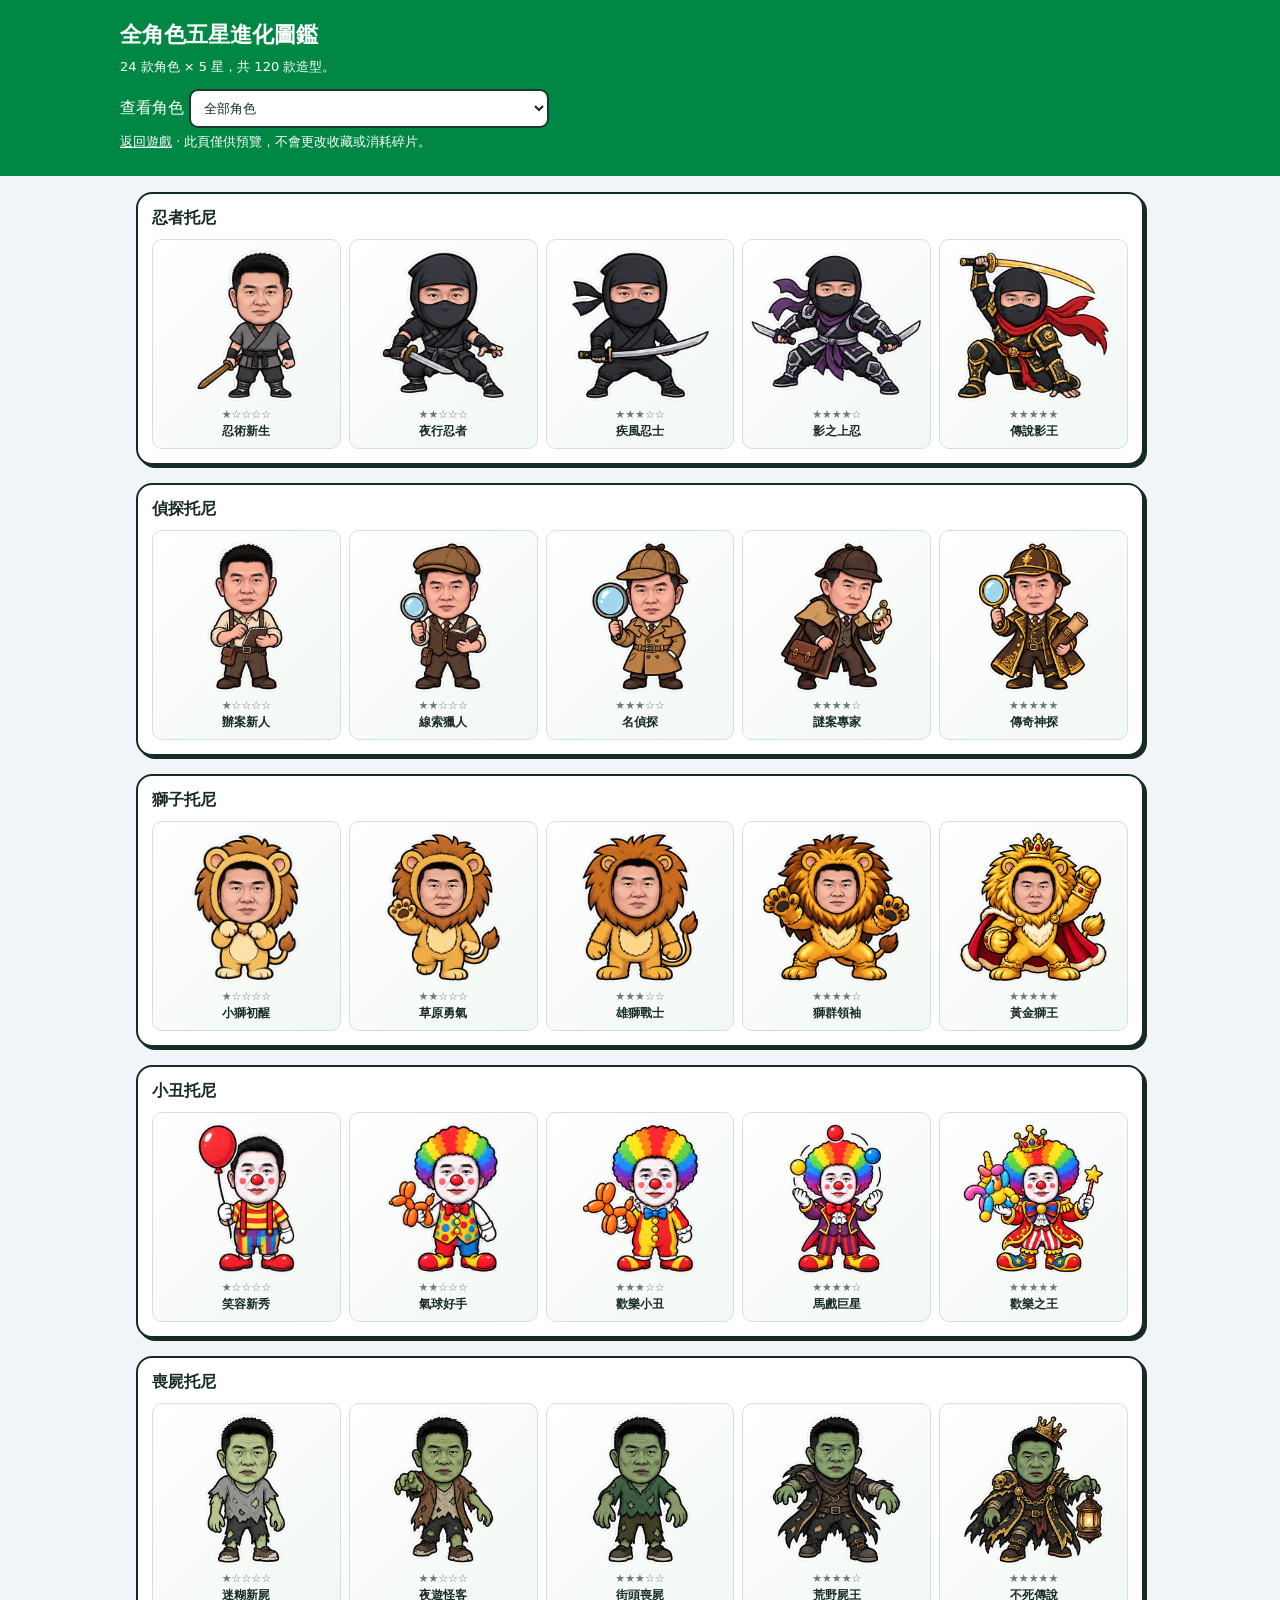
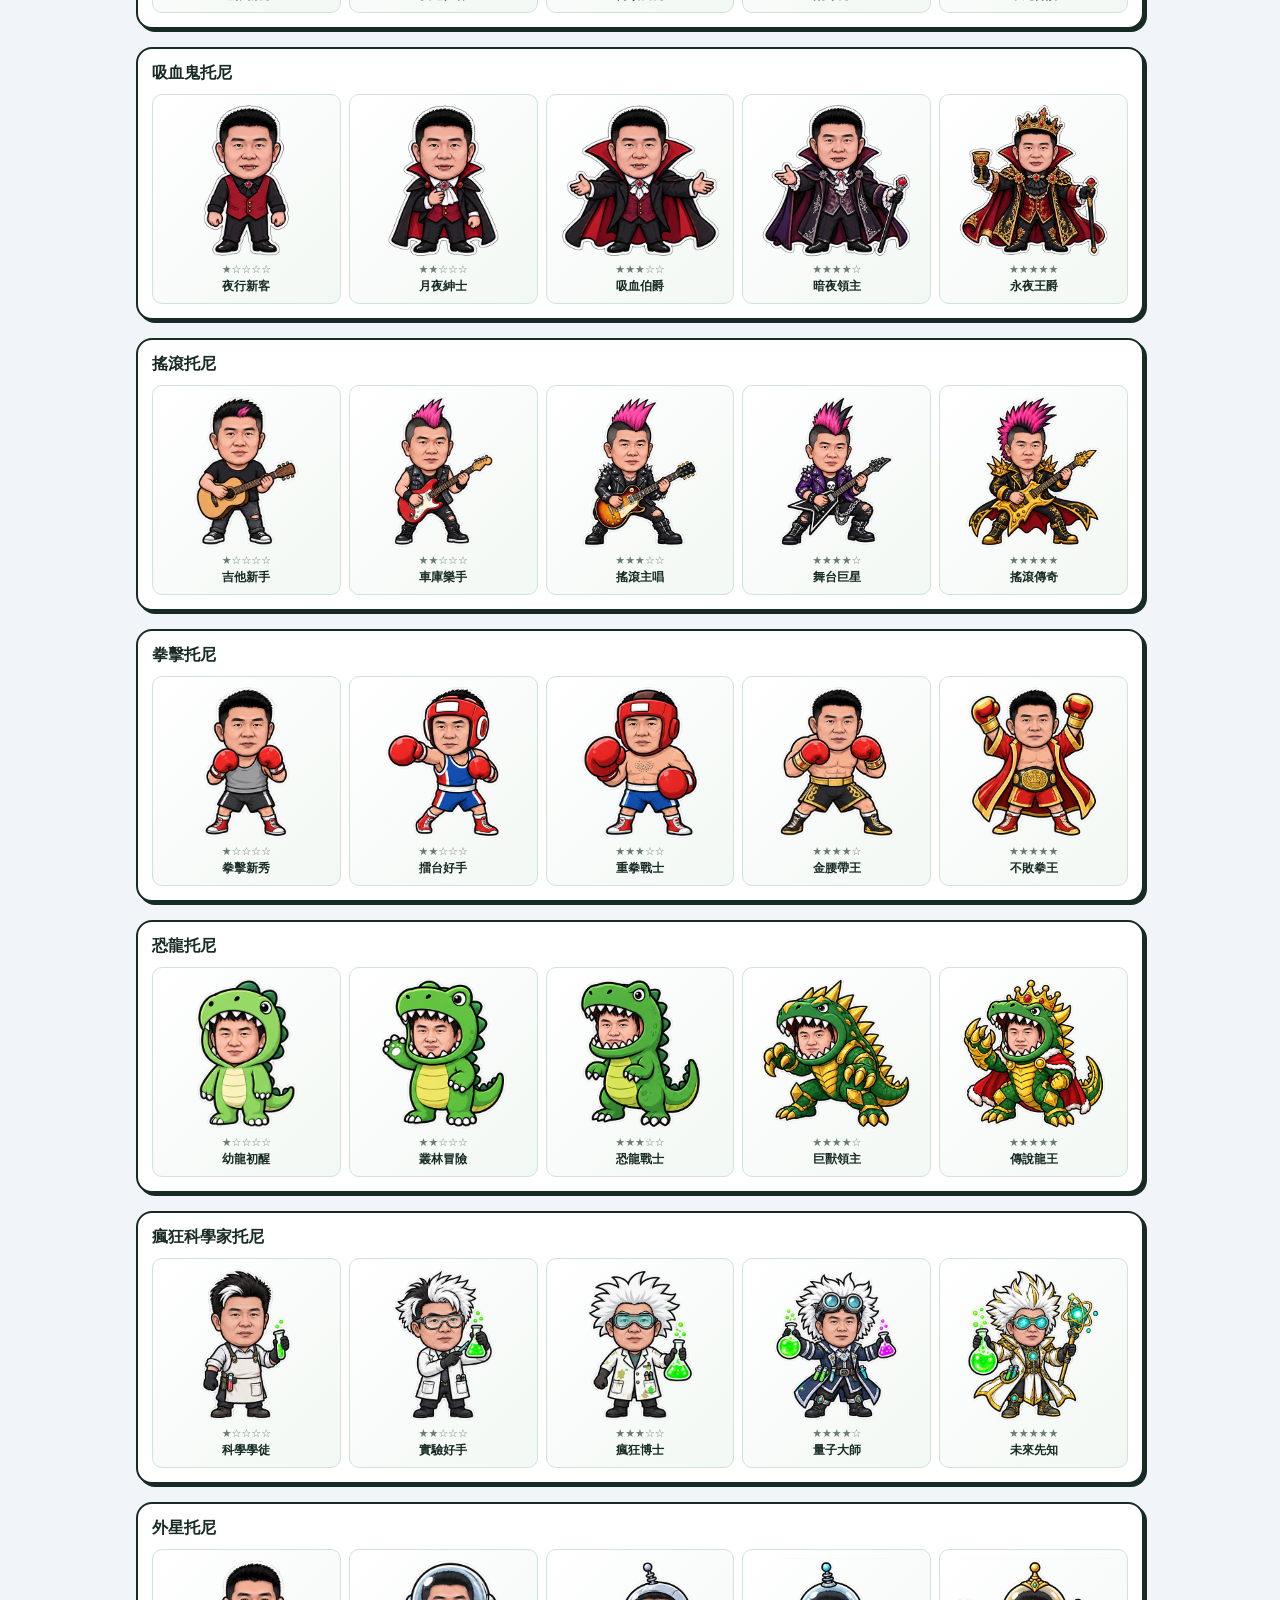
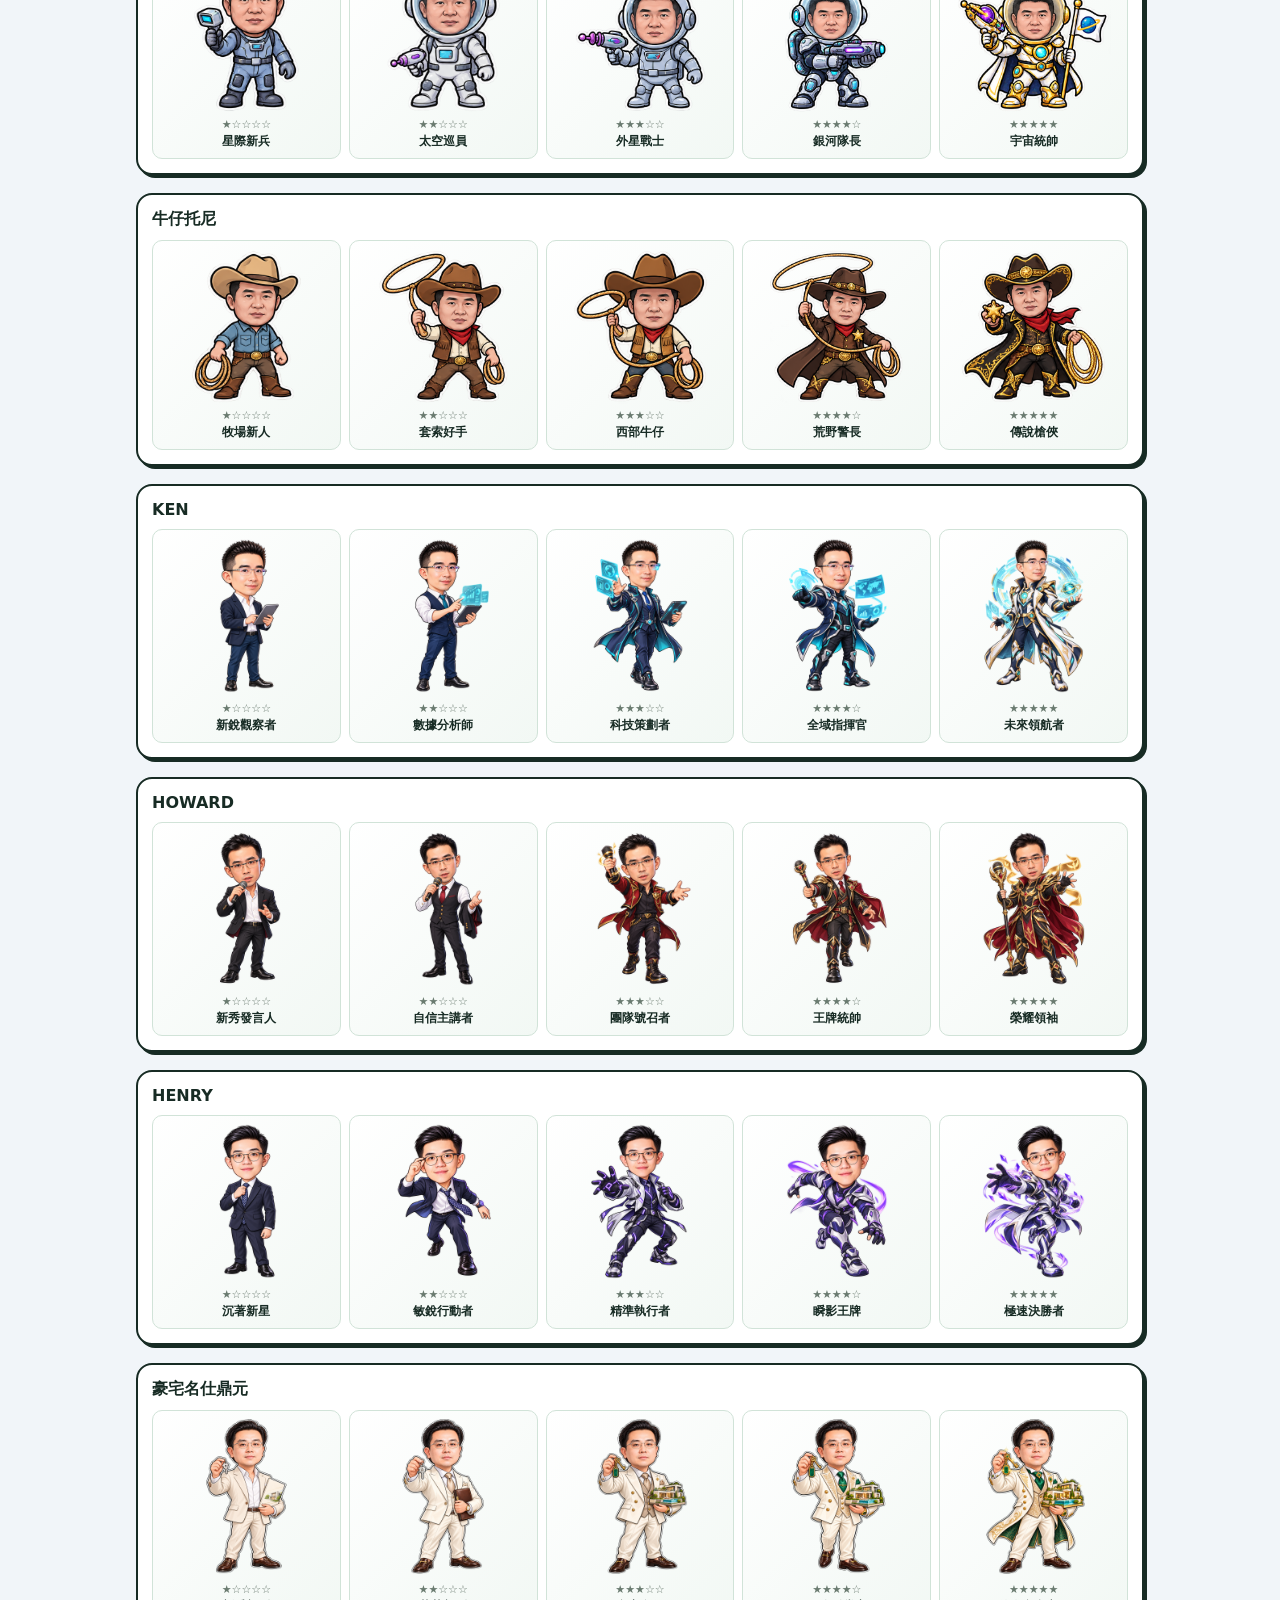
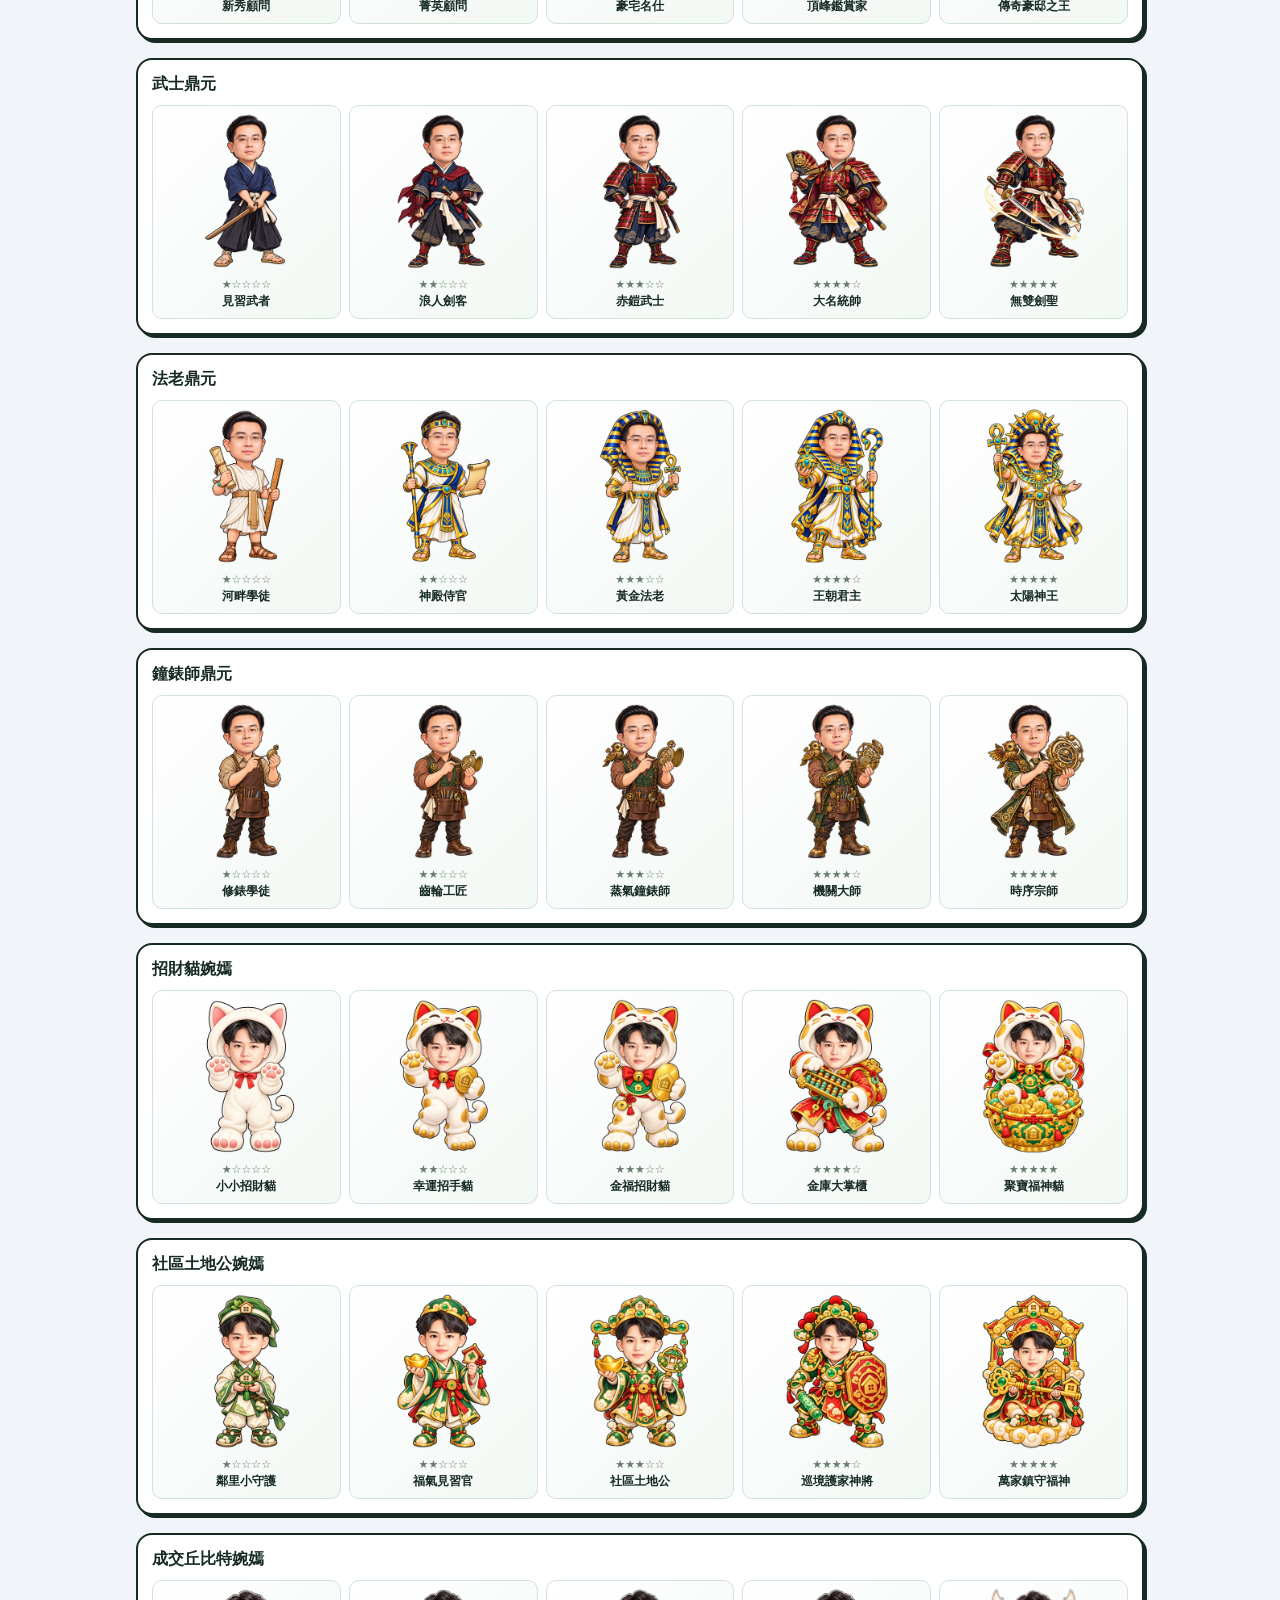
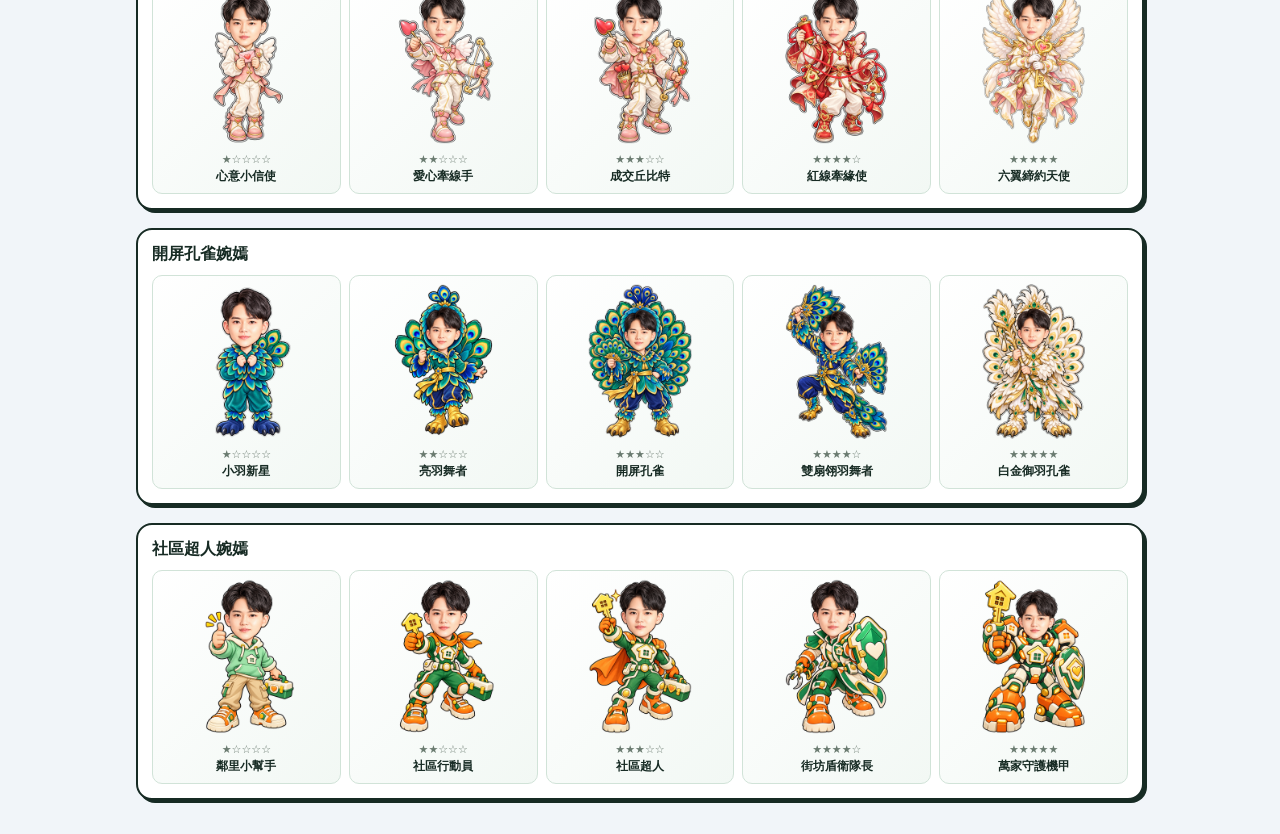
<file: evolution-gallery.html>
<!doctype html>
<html lang="zh-Hant"><head><meta charset="utf-8"><meta name="viewport" content="width=device-width,initial-scale=1"><title>全角色五星進化圖鑑</title>
<style>
*{box-sizing:border-box}body{margin:0;background:#f1f5f9;color:#172b24;font-family:system-ui,sans-serif}header{background:#008744;color:#fff;padding:20px;position:sticky;top:0;z-index:2}header>div,main{max-width:1040px;margin:auto}h1{font-size:22px;margin:0 0 8px}p{font-size:13px;margin:5px 0}select{width:100%;max-width:360px;padding:9px;margin-top:8px;border:2px solid #163c2a;border-radius:9px;color:#172b24;background:white}main{padding:16px}section{border:2px solid #172b24;box-shadow:3px 3px #172b24;border-radius:16px;background:white;padding:14px;margin-bottom:18px}h2{font-size:16px;margin:0 0 10px}.stages{display:grid;grid-template-columns:repeat(5,minmax(0,1fr));gap:8px}.stage{min-width:0;text-align:center;border:1px solid #d1e3d8;border-radius:10px;padding:8px 4px;background:linear-gradient(135deg,#fff,#f2f8f4)}.stage > img{width:100%;height:155px;object-fit:contain}.stage > svg{width:100%;height:155px;display:block}.stage b{display:block;font-size:12px;line-height:18px}.stage small{color:#6a7b70;font-size:11px}a{color:inherit}section[hidden]{display:none}@media(max-width:500px){header{padding:14px}main{padding:10px}section{padding:9px}.stages{gap:3px}.stage{padding:5px 1px}.stage > svg,.stage > img{height:94px}.stage b{font-size:10px}.stage small{font-size:10px}}
</style></head><body><header><div><h1>全角色五星進化圖鑑</h1><p id="count">服裝、姿勢、配件與體態，隨星等逐步進化。</p><label>查看角色 <select id="filter"><option value="all">全部角色</option><option value="tony">托尼宇宙</option><option value="super">超業</option><option value="family">傳承</option></select></label><p><a href="./">返回遊戲</a> · 此頁僅供預覽，不會更改收藏或消耗碎片。</p></div></header><main id="gallery"></main>
<script src="./character-policy.js?v=abb28819c7b7"></script><script src="./evolution-data.js?v=7134410a7f47"></script><script src="./gallery-extra-data.js?v=258122d7ffe6"></script><script>
const catalog = globalThis.characterEvolutionCatalog;
const entries = Object.entries(catalog).filter(([id])=>!globalThis.hideChenCharacters||!id.startsWith('fig_'));
document.getElementById('count').textContent = `${entries.length} 款角色 × 5 星，共 ${entries.length*5} 款造型。`;
const filter = document.getElementById('filter');
const gallery = document.getElementById('gallery');
entries.forEach(([id,art])=>{
  const option=document.createElement('option');option.value=id;option.textContent=art.name;filter.appendChild(option);
  const section=document.createElement('section');section.dataset.id=id;section.dataset.universe=id.startsWith('fig_')?'chen':id.startsWith('tony_')?'tony':id.startsWith('heir_')?'family':'super';
  const width=art.width/3,height=art.height/2;
  section.innerHTML=`<h2>${art.name}</h2><div class="stages">${art.names.map((name,index)=>{const [x,y,w,h]=art.frames?.[index]??[index%3*width,Math.floor(index/3)*height,width,height];if(art.files)return `<div class="stage"><img src="./${art.files[index]}" alt="${art.name} ${index+1} 星 ${name}"><small>${'★'.repeat(index+1)}${'☆'.repeat(4-index)}</small><b>${name}</b></div>`;return `<div class="stage"><svg role="img" aria-label="${art.name} ${index+1} 星 ${name}" viewBox="0 0 ${w} ${h}"><svg width="${w}" height="${h}" viewBox="${x} ${y} ${w} ${h}" style="overflow:hidden"><image href="./${art.file}" width="${art.width}" height="${art.height}" /></svg></svg><small>${'★'.repeat(index+1)}${'☆'.repeat(4-index)}</small><b>${name}</b></div>`;}).join('')}</div>`;
  gallery.appendChild(section);
});
filter.addEventListener('change',()=>{for(const section of gallery.children)section.hidden=filter.value!=='all'&&filter.value!==section.dataset.id&&filter.value!==section.dataset.universe;});
</script></body></html>
</file>
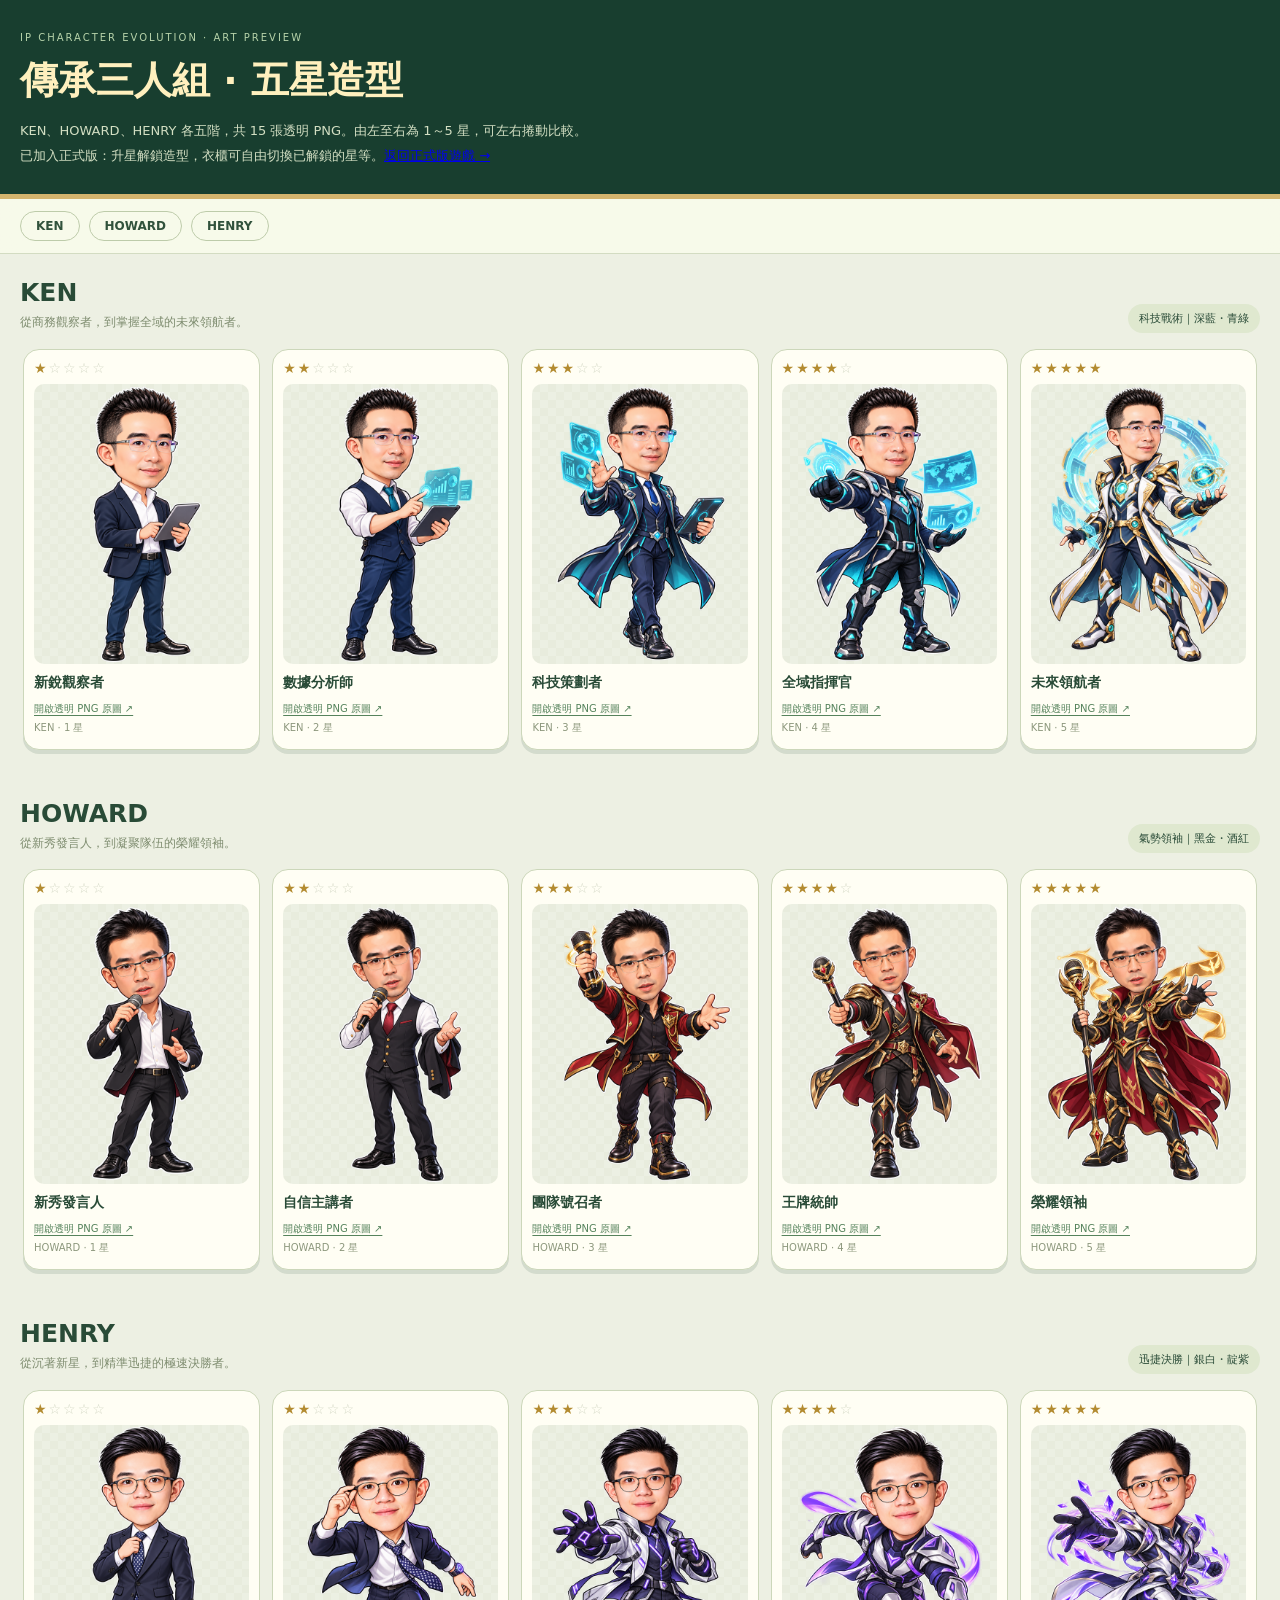
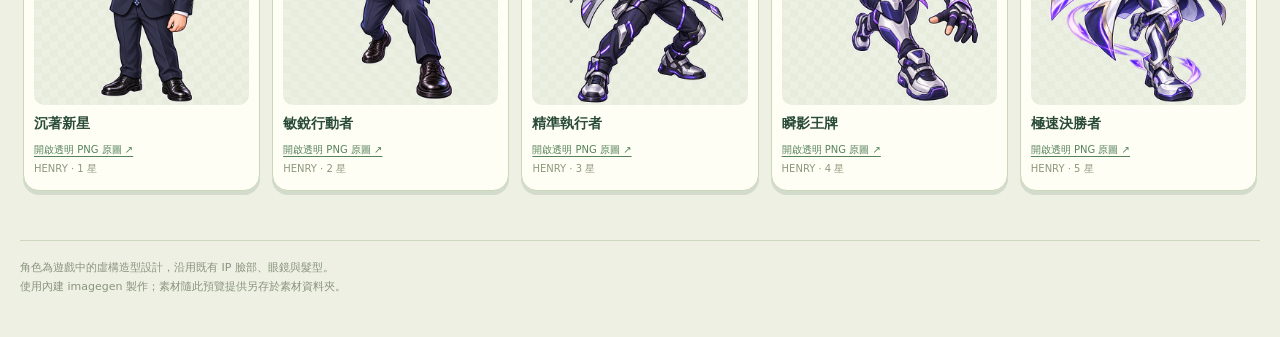
<file: heir-evolution-gallery.html>
<!doctype html><html lang="zh-Hant"><head><meta charset="utf-8"><meta name="viewport" content="width=device-width,initial-scale=1"><title>傳承三人組｜五星造型圖片預覽</title><style>
*{box-sizing:border-box}html{scroll-behavior:smooth;scroll-padding-top:76px}body{margin:0;font-family:"Microsoft JhengHei",system-ui,sans-serif;background:#edf0e3;color:#294b37}header{background:#183e2f;color:#fff0be;padding:26px max(20px,calc((100vw - 1240px)/2));border-bottom:5px solid #d3b36d}header small{font-size:10px;letter-spacing:2px;color:#b7d3aa}h1{font-size:clamp(24px,4vw,38px);margin:10px 0}header p{font-size:13px;line-height:1.9;color:#d3dfc3;margin-bottom:0}nav{position:sticky;top:0;z-index:2;display:flex;gap:9px;padding:12px max(20px,calc((100vw - 1240px)/2));background:#f8faeaf0;backdrop-filter:blur(12px);border-bottom:1px solid #d3dcc2}nav a{color:#31523c;text-decoration:none;border:1px solid #bdcbaa;padding:7px 15px;border-radius:20px;font-size:12px;font-weight:800}main{max-width:1280px;margin:0 auto;padding:24px 20px 40px}section{margin-bottom:35px;scroll-margin-top:76px}.section-heading{display:flex;flex-wrap:wrap;justify-content:space-between;align-items:end;gap:8px;margin-bottom:12px}h2{font-size:25px;margin:0 0 5px}.section-heading p{font-size:12px;line-height:1.7;margin:0;color:#7e8c6f}.route{font-size:11px;background:#dfe8cf;border-radius:20px;padding:7px 11px;white-space:nowrap}.grid{display:grid;grid-template-columns:repeat(5,minmax(158px,1fr));gap:12px;overflow-x:auto;padding:4px 3px 14px;scroll-snap-type:x proximity}.card{min-width:0;border:1px solid #ccd7ba;border-radius:16px;background:#fffef4;padding:10px 10px 14px;box-shadow:0 4px 0 #264a3120;scroll-snap-align:start}.stars{font-size:14px;color:#b38b30;letter-spacing:2px}.stage{height:280px;display:flex;align-items:center;justify-content:center;border-radius:10px;margin:8px 0;background-color:#e8ecdd;background-image:linear-gradient(45deg,#ffffff30 25%,transparent 25%,transparent 75%,#ffffff30 75%),linear-gradient(45deg,#ffffff30 25%,transparent 25%,transparent 75%,#ffffff30 75%);background-size:16px 16px;background-position:0 0,8px 8px}.stage img{width:100%;height:100%;object-fit:contain}.card h3{font-size:14px;margin:10px 0 5px}.card a{font-size:10px;color:#56835c;text-underline-offset:3px}.card small{font-size:10px;color:#8d987d;display:block;margin-top:5px}footer{font-size:11px;line-height:1.8;color:#8a947d;border-top:1px solid #ced8bf;padding-top:17px}footer a{color:#4c7852}@media(max-width:600px){header{padding:22px 18px}main{padding:20px 12px}.grid{grid-template-columns:repeat(5,170px)}.stage{height:245px}nav{padding:10px 13px}}
</style></head><body><header><small>IP CHARACTER EVOLUTION · ART PREVIEW</small><h1>傳承三人組 · 五星造型</h1><p>KEN、HOWARD、HENRY 各五階，共 15 張透明 PNG。由左至右為 1～5 星，可左右捲動比較。<br>已加入正式版：升星解鎖造型，衣櫃可自由切換已解鎖的星等。<a href="./">返回正式版遊戲 →</a></p></header><nav><a href="#ken">KEN</a><a href="#howard">HOWARD</a><a href="#henry">HENRY</a></nav><main><section id="ken"><div class="section-heading"><div><h2>KEN</h2><p>從商務觀察者，到掌握全域的未來領航者。</p></div><span class="route">科技戰術｜深藍・青綠</span></div><div class="grid"><article class="card"><div class="stars" aria-label="1 星">★<span style="color:#d3d8c5">☆☆☆☆</span></div><div class="stage"><img src="./ken-1.png" alt="KEN 1 星 新銳觀察者"></div><h3>新銳觀察者</h3><a href="./ken-1.png" target="_blank" rel="noopener">開啟透明 PNG 原圖 ↗</a><small>KEN · 1 星</small></article><article class="card"><div class="stars" aria-label="2 星">★★<span style="color:#d3d8c5">☆☆☆</span></div><div class="stage"><img src="./ken-2.png" alt="KEN 2 星 數據分析師"></div><h3>數據分析師</h3><a href="./ken-2.png" target="_blank" rel="noopener">開啟透明 PNG 原圖 ↗</a><small>KEN · 2 星</small></article><article class="card"><div class="stars" aria-label="3 星">★★★<span style="color:#d3d8c5">☆☆</span></div><div class="stage"><img src="./ken-3.png" alt="KEN 3 星 科技策劃者"></div><h3>科技策劃者</h3><a href="./ken-3.png" target="_blank" rel="noopener">開啟透明 PNG 原圖 ↗</a><small>KEN · 3 星</small></article><article class="card"><div class="stars" aria-label="4 星">★★★★<span style="color:#d3d8c5">☆</span></div><div class="stage"><img src="./ken-4.png" alt="KEN 4 星 全域指揮官"></div><h3>全域指揮官</h3><a href="./ken-4.png" target="_blank" rel="noopener">開啟透明 PNG 原圖 ↗</a><small>KEN · 4 星</small></article><article class="card"><div class="stars" aria-label="5 星">★★★★★<span style="color:#d3d8c5"></span></div><div class="stage"><img src="./ken-5.png" alt="KEN 5 星 未來領航者"></div><h3>未來領航者</h3><a href="./ken-5.png" target="_blank" rel="noopener">開啟透明 PNG 原圖 ↗</a><small>KEN · 5 星</small></article></div></section><section id="howard"><div class="section-heading"><div><h2>HOWARD</h2><p>從新秀發言人，到凝聚隊伍的榮耀領袖。</p></div><span class="route">氣勢領袖｜黑金・酒紅</span></div><div class="grid"><article class="card"><div class="stars" aria-label="1 星">★<span style="color:#d3d8c5">☆☆☆☆</span></div><div class="stage"><img src="./howard-1.png" alt="HOWARD 1 星 新秀發言人"></div><h3>新秀發言人</h3><a href="./howard-1.png" target="_blank" rel="noopener">開啟透明 PNG 原圖 ↗</a><small>HOWARD · 1 星</small></article><article class="card"><div class="stars" aria-label="2 星">★★<span style="color:#d3d8c5">☆☆☆</span></div><div class="stage"><img src="./howard-2.png" alt="HOWARD 2 星 自信主講者"></div><h3>自信主講者</h3><a href="./howard-2.png" target="_blank" rel="noopener">開啟透明 PNG 原圖 ↗</a><small>HOWARD · 2 星</small></article><article class="card"><div class="stars" aria-label="3 星">★★★<span style="color:#d3d8c5">☆☆</span></div><div class="stage"><img src="./howard-3.png" alt="HOWARD 3 星 團隊號召者"></div><h3>團隊號召者</h3><a href="./howard-3.png" target="_blank" rel="noopener">開啟透明 PNG 原圖 ↗</a><small>HOWARD · 3 星</small></article><article class="card"><div class="stars" aria-label="4 星">★★★★<span style="color:#d3d8c5">☆</span></div><div class="stage"><img src="./howard-4.png" alt="HOWARD 4 星 王牌統帥"></div><h3>王牌統帥</h3><a href="./howard-4.png" target="_blank" rel="noopener">開啟透明 PNG 原圖 ↗</a><small>HOWARD · 4 星</small></article><article class="card"><div class="stars" aria-label="5 星">★★★★★<span style="color:#d3d8c5"></span></div><div class="stage"><img src="./howard-5.png" alt="HOWARD 5 星 榮耀領袖"></div><h3>榮耀領袖</h3><a href="./howard-5.png" target="_blank" rel="noopener">開啟透明 PNG 原圖 ↗</a><small>HOWARD · 5 星</small></article></div></section><section id="henry"><div class="section-heading"><div><h2>HENRY</h2><p>從沉著新星，到精準迅捷的極速決勝者。</p></div><span class="route">迅捷決勝｜銀白・靛紫</span></div><div class="grid"><article class="card"><div class="stars" aria-label="1 星">★<span style="color:#d3d8c5">☆☆☆☆</span></div><div class="stage"><img src="./henry-1.png" alt="HENRY 1 星 沉著新星"></div><h3>沉著新星</h3><a href="./henry-1.png" target="_blank" rel="noopener">開啟透明 PNG 原圖 ↗</a><small>HENRY · 1 星</small></article><article class="card"><div class="stars" aria-label="2 星">★★<span style="color:#d3d8c5">☆☆☆</span></div><div class="stage"><img src="./henry-2.png" alt="HENRY 2 星 敏銳行動者"></div><h3>敏銳行動者</h3><a href="./henry-2.png" target="_blank" rel="noopener">開啟透明 PNG 原圖 ↗</a><small>HENRY · 2 星</small></article><article class="card"><div class="stars" aria-label="3 星">★★★<span style="color:#d3d8c5">☆☆</span></div><div class="stage"><img src="./henry-3.png" alt="HENRY 3 星 精準執行者"></div><h3>精準執行者</h3><a href="./henry-3.png" target="_blank" rel="noopener">開啟透明 PNG 原圖 ↗</a><small>HENRY · 3 星</small></article><article class="card"><div class="stars" aria-label="4 星">★★★★<span style="color:#d3d8c5">☆</span></div><div class="stage"><img src="./henry-4.png" alt="HENRY 4 星 瞬影王牌"></div><h3>瞬影王牌</h3><a href="./henry-4.png" target="_blank" rel="noopener">開啟透明 PNG 原圖 ↗</a><small>HENRY · 4 星</small></article><article class="card"><div class="stars" aria-label="5 星">★★★★★<span style="color:#d3d8c5"></span></div><div class="stage"><img src="./henry-5.png" alt="HENRY 5 星 極速決勝者"></div><h3>極速決勝者</h3><a href="./henry-5.png" target="_blank" rel="noopener">開啟透明 PNG 原圖 ↗</a><small>HENRY · 5 星</small></article></div></section><footer>角色為遊戲中的虛構造型設計，沿用既有 IP 臉部、眼鏡與髮型。<br>使用內建 imagegen 製作；素材隨此預覽提供另存於素材資料夾。</footer></main></body></html>
</file>
